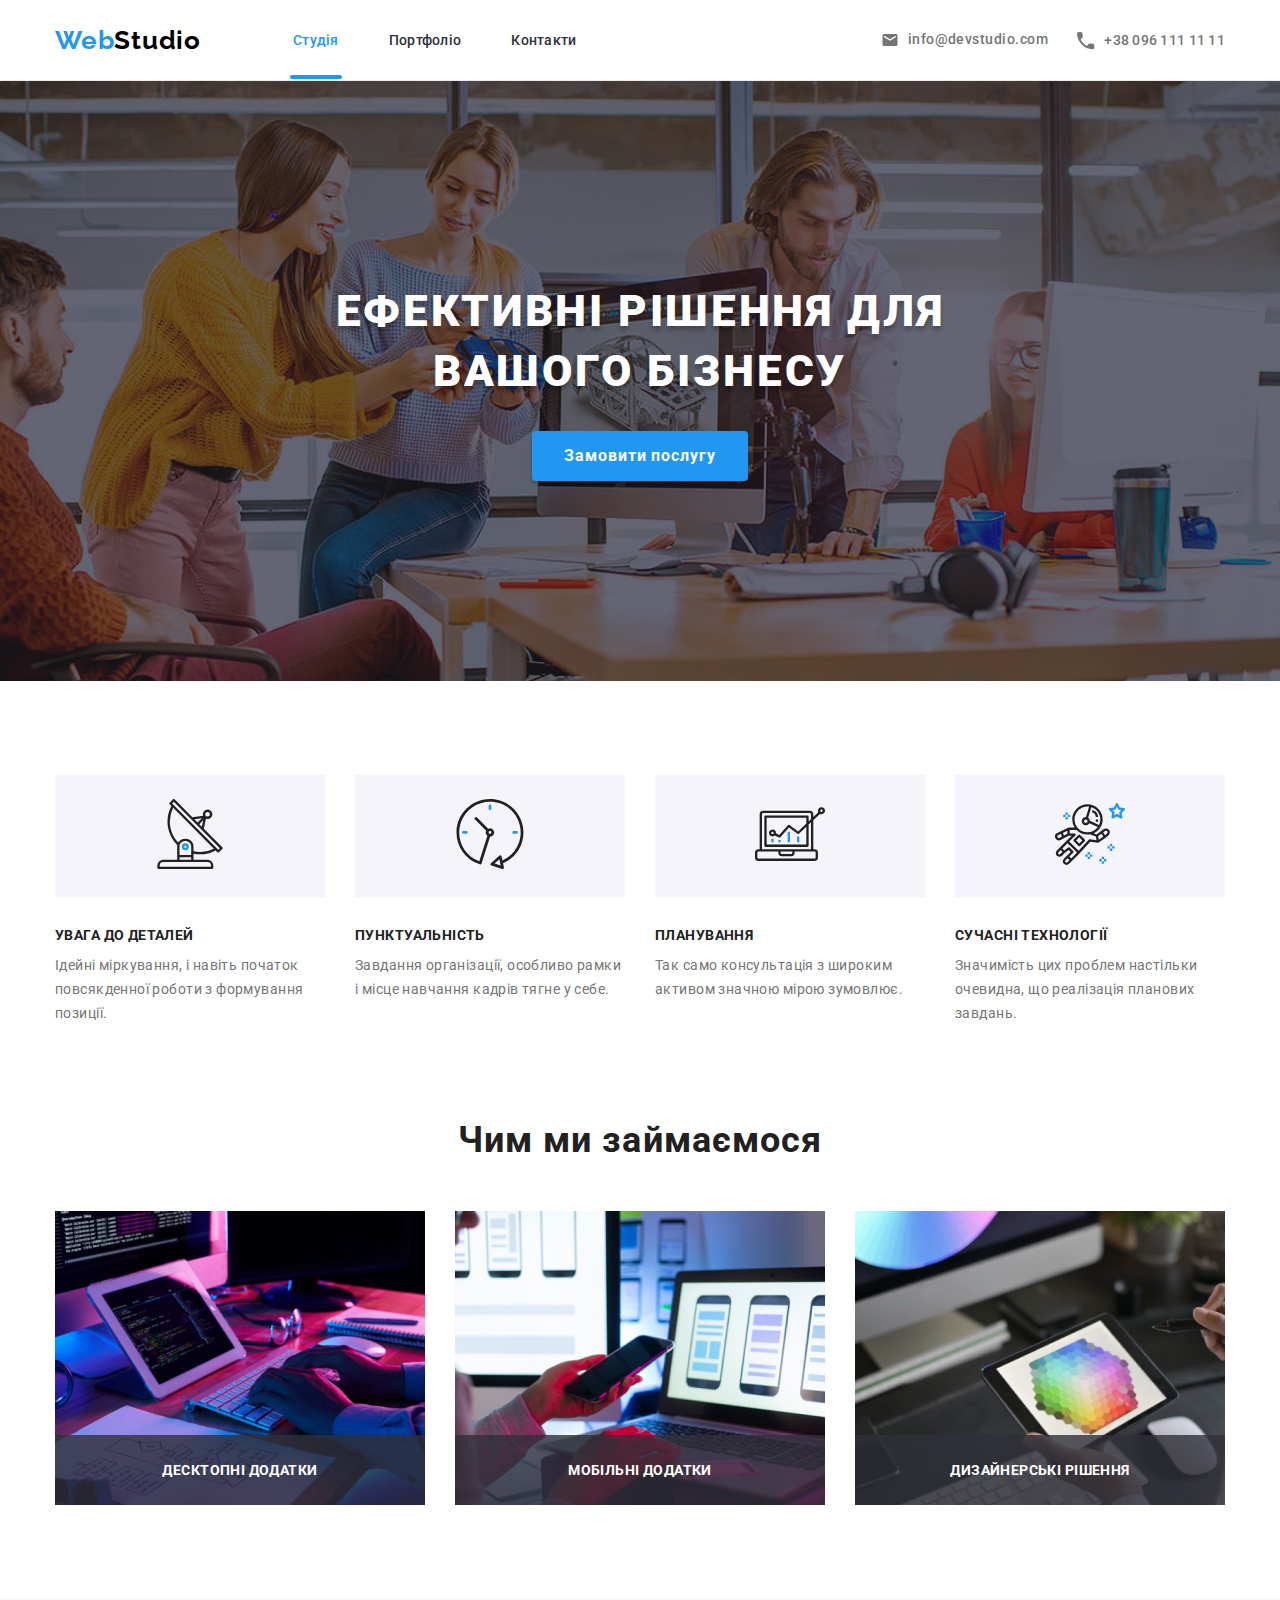
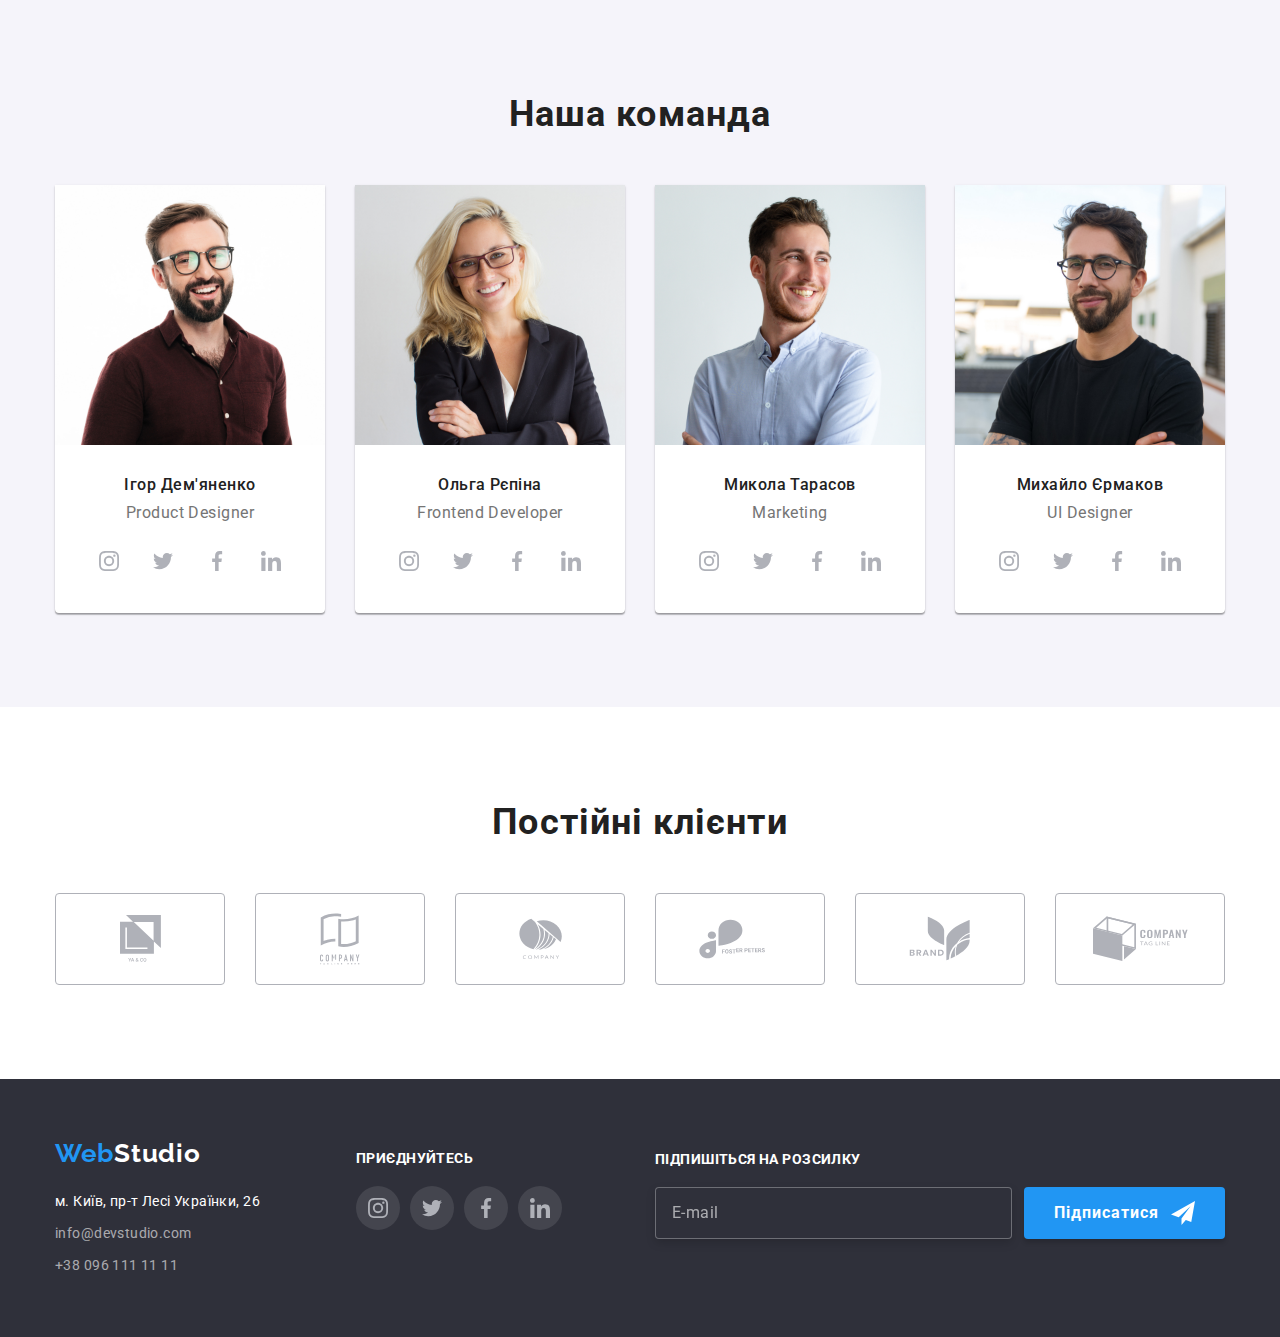
<file: index.html>
<!DOCTYPE html>
<html lang="en">
<head>
    <meta charset="UTF-8">
    <meta http-equiv="X-UA-Compatible" content="IE=edge">
    <meta name="viewport" content="width=device-width, initial-scale=1.0">
    <title>WebStudio | Studio</title>
    <link rel="preconnect" href="https://fonts.googleapis.com" />
    <link rel="preconnect" href="https://fonts.gstatic.com" crossorigin />
    <link href="https://fonts.googleapis.com/css2?family=Raleway:wght@700&family=Roboto:wght@400;500;700;900&display=swap"
    rel="stylesheet" />
    <link rel="icon" href="./img/logo.jpg">

    <link rel="stylesheet" href="css/main.css">
</head>
<body>
    
    <!-- Header -->
    <header class="header">
        <div class="container header__container">
            <div class="header__first-wrapper">
                <a class="header__logo link--interactive" href="index.html">
                    <span class="header__logo--accent">Web</span><span =->Studio</span>
                </a>
                <nav class="navigation">
                    <ul class="navigation__list">
                        <li class="navigation__item">
                            <a class="navigation__link navigation__link--active" href="index.html" >Студія</a>
                        </li>
                        <li class="navigation__item">
                            <a class="navigation__link" href="portfolio.html" >Портфоліо</a>
                        </li>
                        <li class="navigation__item">
                            <a class="navigation__link" href="#" >Контакти</a>
                        </li>
                    </ul>
                </nav>
            </div>
            
            <div class="contacts">
                <ul class="contacts__list">
                    <li class="contacts__item">
                        <a class="contacts__info link--interactive" href="mailto:info@devstudio.com">
                            <svg class="contacts__icon" width="16" height="12">
                              <use href="img/SVG/symbol-defs.svg#icon-modal-mail"></use>
                            </svg>info@devstudio.com</a>
                    </li>
                    <li class="contacts__item">
                        <a class="contacts__info contacts__info--phone link--interactive" href="tel:+380961111111" ><svg class="contacts__icon" width="16" height="16">
                            <use href="img/SVG/symbol-defs.svg#icon-modal-tell"></use>
                          </svg>+38 096 111 11 11</a>
                    </li>
                </ul>
            </div>

            <button 
                 class="menu js-open-menu" 
                 type="button" 
                 aria-expanded="false" 
                 aria-controls="menu-container"
                 data-menu-button>
                    <svg class="menu__svg" width="40" height="40" aria-label="Переключатель мобильного меню">
                        <use class="menu__icon-menu" href="./img/SVG/icons.svg#menu"></use>
                    </svg>   
            </button>
        </div>
    </header>

    <!-- Data -->
    <main class="main">

        <!-- Hero Section -->
        <section class="hero">
                <div class="hero__container">
                    <h1 class="hero__heading">ЕФЕКТИВНІ РІШЕННЯ ДЛЯ <br> ВАШОГО БІЗНЕСУ</h1>
                    <button class="hero__button button--interactive js-open-modal">Замовити послугу</button>
                </div>
        </section>

        <!-- Advantages Section -->
        <section class="advantages">
            <div class="container advantages__container">
                <div class="advantages__items">
                    <div class="advantages__item">
                        <div class="advantages__icon-container">
                        <svg class="advantages__icon" width="70" height="70">
                            <use href="img/SVG/symbol-defs.svg#icon-antenna"></use>
                        </svg></div>
                        <div class="advantages__desc">
                            <h3 class="advantages__header">УВАГА ДО ДЕТАЛЕЙ</h3>
                            <p class="advantages__text">Ідейні міркування, і навіть початок повсякденної роботи з формування позиції.</p>
                        </div>
                    </div>
                    <div class="advantages__item">
                        <div class="advantages__icon-container">
                        <svg class="advantages__icon" width="70" height="70">
                            <use href="img/SVG/symbol-defs.svg#icon-clock"></use>
                        </svg></div>
                        <div class="advantages__desc">
                            <h3 class="advantages__header">ПУНКТУАЛЬНІСТЬ</h3>
                            <p class="advantages__text">Завдання організації, особливо рамки і місце навчання кадрів тягне у себе.</p>
                        </div>
                    </div>
                    <div class="advantages__item">
                        <div class="advantages__icon-container">
                        <svg class="advantages__icon" width="70" height="70">
                            <use href="img/SVG/symbol-defs.svg#icon-diagram"></use>
                        </svg></div>
                        <div class="advantages__desc">
                            <h3 class="advantages__header">ПЛАНУВАННЯ</h3>
                            <p class="advantages__text">Так само консультація з широким активом значною мірою зумовлює.</p>
                        </div>
                    </div>
                    <div class="advantages__item">
                        <div class="advantages__icon-container">
                        <svg class="advantages__icon" width="70" height="70">
                            <use href="img/SVG/symbol-defs.svg#icon-astronaut"></use>
                        </svg></div>
                        <div class="advantages__desc">
                            <h3 class="advantages__header">СУЧАСНІ ТЕХНОЛОГІЇ</h3>
                            <p class="advantages__text">Значимість цих проблем настільки очевидна, що реалізація планових завдань.</p>
                        </div>
                    </div>
                </div>
            </div>
        </section>

        <!-- Our Work Section -->
        <section class="specialize">
            <div class="container specialize__container">
                <h2 class="specialize__heading">Чим ми займаємося</h2>
                <div class="specialize__photos">
                    <div class="specialize__photo-container">
                        <img src="./img/Studio/img.jpg" alt="Photo1">
                        <div class="specialize__label-container">
                            <p class="specialize__label">Десктопні додатки</p>
                        </div>
                    </div>
                    <div class="specialize__photo-container">
                        <img src="./img/Studio/img (1).jpg" alt="Photo2">
                        <div class="specialize__label-container">
                            <p class="specialize__label">Мобільні додатки</p>
                        </div>
                    </div>
                    <div class="specialize__photo-container">
                       <img src="./img/Studio/img (2).jpg" alt="Photo3"> 
                       <div class="specialize__label-container">
                        <p class="specialize__label">Дизайнерські рішення</p>
                    </div>
                    </div>
                    
                </div>
            </div>
        </section>

        <!-- Our Team Section -->
        <section class="team">
            <div class="container team__container">
                <h2 class="team__heading">Наша команда</h2>
                <div class="team__cards">
                    <div class="team__card">
                        <img class="team__card-photo" src="./img/Team/img (3).jpg" alt="Member Photo">
                        <div class="team__desc">
                            <h3 class="team__card-name">Ігор Дем'яненко</h3>
                            <p class="team__position">Product Designer</p>
                        </div>
                        <div class="team__links">
                            <a class="team__link" href="https://www.instagram.com/" target="_blank" rel="noreferrer noopener">
                                <svg class="team__icon" width="20" height="20">
                                    <use href="img/SVG/symbol-defs.svg#icon-instagram"></use>
                                </svg>
                            </a>
                            <a class="team__link" href="https://www.instagram.com/" target="_blank" rel="noreferrer noopener">
                                <svg class="team__icon" width="20" height="20">
                                    <use href="img/SVG/symbol-defs.svg#icon-twitter"></use>
                                </svg>
                            </a>
                            <a class="team__link" href="https://www.instagram.com/" target="_blank" rel="noreferrer noopener">
                                <svg class="team__icon" width="20" height="20">
                                    <use href="img/SVG/symbol-defs.svg#icon-facebook"></use>
                                </svg>
                            </a>
                            <a class="team__link" href="https://www.instagram.com/" target="_blank" rel="noreferrer noopener">
                                <svg class="team__icon" width="20" height="20">
                                    <use href="img/SVG/symbol-defs.svg#icon-linkedin"></use>
                                </svg>
                            </a>
                        </div>
                    </div>
                    <div class="team__card">
                        <img class="team__card-photo" src="./img/Team/img (4).jpg" alt="Member Photo">
                        <div class="team__desc">
                            <h3 class="team__card-name">Ольга Рєпіна</h3>
                            <p class="team__position">Frontend Developer</p>
                        </div>
                        <div class="team__links">
                            <a class="team__link" href="https://www.instagram.com/" target="_blank" rel="noreferrer noopener">
                                <svg class="team__icon" width="20" height="20">
                                    <use href="img/SVG/symbol-defs.svg#icon-instagram"></use>
                                </svg>
                            </a>
                            <a class="team__link" href="https://www.instagram.com/" target="_blank" rel="noreferrer noopener">
                                <svg class="team__icon" width="20" height="20">
                                    <use href="img/SVG/symbol-defs.svg#icon-twitter"></use>
                                </svg>
                            </a>
                            <a class="team__link" href="https://www.instagram.com/" target="_blank" rel="noreferrer noopener">
                                <svg class="team__icon" width="20" height="20">
                                    <use href="img/SVG/symbol-defs.svg#icon-facebook"></use>
                                </svg>
                            </a>
                            <a class="team__link" href="https://www.instagram.com/" target="_blank" rel="noreferrer noopener">
                                <svg class="team__icon" width="20" height="20">
                                    <use href="img/SVG/symbol-defs.svg#icon-linkedin"></use>
                                </svg>
                            </a>
                        </div>
                    </div>
                    <div class="team__card">
                        <img class="team__card-photo" src="./img/Team/img (5).jpg" alt="Member Photo">
                        <div class="team__desc">
                            <h3 class="team__card-name">Микола Тарасов</h3>
                            <p class="team__position">Marketing</p>
                        </div>
                        <div class="team__links">
                            <a class="team__link" href="https://www.instagram.com/" target="_blank" rel="noreferrer noopener">
                                <svg class="team__icon" width="20" height="20">
                                    <use href="img/SVG/symbol-defs.svg#icon-instagram"></use>
                                </svg>
                            </a>
                            <a class="team__link" href="https://www.instagram.com/" target="_blank" rel="noreferrer noopener">
                                <svg class="team__icon" width="20" height="20">
                                    <use href="img/SVG/symbol-defs.svg#icon-twitter"></use>
                                </svg>
                            </a>
                            <a class="team__link" href="https://www.instagram.com/" target="_blank" rel="noreferrer noopener">
                                <svg class="team__icon" width="20" height="20">
                                    <use href="img/SVG/symbol-defs.svg#icon-facebook"></use>
                                </svg>
                            </a>
                            <a class="team__link" href="https://www.instagram.com/" target="_blank" rel="noreferrer noopener">
                                <svg class="team__icon" width="20" height="20">
                                    <use href="img/SVG/symbol-defs.svg#icon-linkedin"></use>
                                </svg>
                            </a>
                        </div>
                    </div>
                    <div class="team__card">
                        <img class="team__card-photo" src="./img/Team/img (6).jpg" alt="Member Photo">
                        <div class="team__desc">
                            <h3 class="team__card-name">Михайло Єрмаков</h3>
                            <p class="team__position">UI Designer</p>
                        </div>
                        <div class="team__links">
                            <a class="team__link" href="https://www.instagram.com/" target="_blank" rel="noreferrer noopener">
                                <svg class="team__icon" width="20" height="20">
                                    <use href="img/SVG/symbol-defs.svg#icon-instagram"></use>
                                </svg>
                            </a>
                            <a class="team__link" href="https://www.instagram.com/" target="_blank" rel="noreferrer noopener">
                                <svg class="team__icon" width="20" height="20">
                                    <use href="img/SVG/symbol-defs.svg#icon-twitter"></use>
                                </svg>
                            </a>
                            <a class="team__link" href="https://www.instagram.com/" target="_blank" rel="noreferrer noopener">
                                <svg class="team__icon" width="20" height="20">
                                    <use href="img/SVG/symbol-defs.svg#icon-facebook"></use>
                                </svg>
                            </a>
                            <a class="team__link" href="https://www.instagram.com/" target="_blank" rel="noreferrer noopener">
                                <svg class="team__icon" width="20" height="20">
                                    <use href="img/SVG/symbol-defs.svg#icon-linkedin"></use>
                                </svg>
                            </a>
                        </div>
                    </div>
                </div>
            </div>
        </section>

        <!-- Clients Section -->
        <section class="clients">
            <div class="container clients__container">
                <h2 class="clients__heading">
                    Постійні клієнти
                </h2>
                <div class="clients__wrapper">
                    <div class="clients__item">
                        <a class="clients__link" href="#">
                            <svg class="clients__icon" width="41" height="47">
                              <use href="img/SVG/symbol-defs.svg#icon-group"></use>
                            </svg>
                        </a>
                    </div>
                    <div class="clients__item">
                        <a class="clients__link" href="#">
                            <svg class="clients__icon" width="40" height="52">
                              <use href="img/SVG/symbol-defs.svg#icon-group-1"></use>
                            </svg>
                        </a>
                    </div>
                    <div class="clients__item">
                        <a class="clients__link" href="#">
                            <svg class="clients__icon" width="55" height="41 ">
                              <use href="img/SVG/symbol-defs.svg#icon-group-2"></use>
                            </svg>
                        </a>
                    </div>
                    <div class="clients__item">
                        <a class="clients__link" href="#">
                            <svg class="clients__icon" width="84" height="40">
                              <use href="img/SVG/symbol-defs.svg#icon-group-3"></use>
                            </svg>
                        </a>
                    </div>
                    <div class="clients__item">
                        <a class="clients__link" href="#">
                            <svg class="clients__icon" width="62" height="45">
                              <use href="img/SVG/symbol-defs.svg#icon-group-4"></use>
                            </svg>
                        </a>
                    </div>
                    <div class="clients__item">
                        <a class="clients__link" href="#">
                            <svg class="clients__icon" width="95" height="55">
                              <use href="img/SVG/symbol-defs.svg#icon-group-5"></use>
                            </svg>
                        </a>
                    </div>
                </div>
            </div>
        </section>
    </main>

    <!-- Footer -->
    <footer class="footer">
        <div class="container footer__container">
            <div class="main-box">
                
                <div class="data-box">
                    <a class="data-box__logo link--interactive" href="index.html">
                        <span class="data-box__logo--accent">Web</span><span class="footer__logo--secondary">Studio</span>
                    </a>
                    <div class="contatcs-box">
                        <p class="contatcs-box__address">м. Київ, пр-т Лесі Українки, 26</p>
                        <a class="contatcs-box__info link--interactive" href="mailto:info@devstudio.com" >info@devstudio.com</a>
                        <a class="contatcs-box__info link--interactive" href="tel:+380961111111" >+38 096 111 11 11</a>
                    </div>
                </div>
                
                <div class="social-box">
                    <h3 class="social-box__heading">приєднуйтесь</h3>
                    <div class="social-box__social-links-box">
                        <a class="social-box__link" href="https://www.instagram.com/" target="_blank" rel="noreferrer noopener">
                            <svg class="social-box__icon" width="20" height="20">
                                <use href="img/SVG/symbol-defs.svg#icon-instagram"></use>
                            </svg>
                        </a>
                        <a class="social-box__link" href="https://www.instagram.com/" target="_blank" rel="noreferrer noopener">
                            <svg class="social-box__icon" width="20" height="20">
                                <use href="img/SVG/symbol-defs.svg#icon-twitter"></use>
                            </svg>
                        </a>
                        <a class="social-box__link" href="https://www.instagram.com/" target="_blank" rel="noreferrer noopener">
                            <svg class="social-box__icon" width="20" height="20">
                                <use href="img/SVG/symbol-defs.svg#icon-facebook"></use>
                            </svg>
                        </a>
                        <a class="social-box__link" href="https://www.instagram.com/" target="_blank" rel="noreferrer noopener">
                            <svg class="social-box__icon" width="20" height="20">
                                <use href="img/SVG/symbol-defs.svg#icon-linkedin"></use>
                            </svg>
                        </a>
                    </div>
                </div>

            </div>

            <div class="newsletter">
                <div class="newsletter__heading">Підпишіться на розсилку</div>
                <div class="newsletter__input-container">
                    <input class="newsletter__input" type="email" name="mailing" placeholder="E-mail">
                    <button class="newsletter__button button--interactive">
                        Підписатися
                        <svg class="newsletter__icon" width="24" height="24">
                        <use href="./img/SVG/symbol-defs.svg#icon-telegram"></use>
                        </svg>
                    </button>
                </div>
            </div>
        </div>
    </footer>

    <!-- Mobile Menu -->
    <div class="menu-container js-menu-container" id="mobile-menu">
        <div class="menu-container__wrapper">
            
            <button class="menu menu-close-button js-close-menu">
                <svg class="menu__svg" width="40" height="40" aria-label="Переключатель мобильного меню">
                    <use class="menu__icon-menu" href="./img/SVG/icons.svg#cross"></use>
                </svg>   
            </button>

            <div class="menu-data-container">
                <ul class="mobile-menu">
                    <li class="mobile-menu-item">
                        <a class="mobile-menu-link mobile-menu-link--active" href="">Студія</a>
                    </li>
                    <li class="mobile-menu-item">
                        <a class="mobile-menu-link" href="portfolio.html">Портфоліо</a>
                    </li>
                    <li class="mobile-menu-item">
                        <a class="mobile-menu-link" href="">Контакти</a>
                    </li>
                </ul>

                <div class="mobile-container">
                    <ul class="mobile-contacts">
                        <li class="mobile-contacts-item mobile-contacts-item--phone">
                            <a class="mobile-contacts-link-phone" href="tel:+380961111111">+380961111111</a>
                        </li>
                        <li class="mobile-contacts-item">
                            <a class="mobile-contacts-link" href="mailto:info@devstudio.com">info@devstudio.com</a>
                        </li>
                    </ul>
                
                    <ul class="mobile-socials">
                        <li class="mobile-socials-item">
                            <a class="mobile-socials-link" href="">Instagram</a>
                        </li>
                        <li class="mobile-socials-item">
                            <a class="mobile-socials-link" href="">Twitter</a>
                        </li>
                        <li class="mobile-socials-item">
                            <a class="mobile-socials-link" href="">Facebook</a>
                        </li>
                        <li class="mobile-socials-item">
                            <a class="mobile-socials-link" href="">LinkedIn</a>
                        </li>
                    </ul>
                </div>
            </div>
            
        </div>
    </div>

    <!-- Modal Window -->
    <div class="modal-window js-modal-window">
        <div class="modal">
            <button class="modal-close-button js-close-modal">
                <svg class="modal__svg" width="35" height="33" aria-label="Переключатель модального окна">
                    <use class="modal__icon-menu" href="./img/SVG/icons.svg#cross"></use>
                </svg>   
            </button>

            <div class="client">
                <form class="client__form" name="client-form">
                    <h2 class="client__title">Залиште свої дані, ми вам передзвонимо</h2>
                    <div class="client__inputs">
                        <label class="client__label" for="name">
                            <span class="client__name">Ім'я</span>
                            <div class="client__container">
                            <input class="client__input" type="text" name="user-name" id="name">
                            <svg class="client__icon" width="18" height="18">
                                <use href="./img/SVG/symbol-defs.svg#icon-modal-name"></use>
                            </svg>
                            </div>
                        </label>
                
                        <label class="client__label" for="phone">
                            <span class="client__name">Телефон</span>
                            <div class="client__container">
                            <input class="client__input" type="text" name="user-phone" id="phone">
                            <svg class="client__icon" width="18" height="18">
                                <use href="./img/SVG/symbol-defs.svg#icon-modal-tell"></use>
                            </svg>
                            </div>
                        </label>
                
                        <label class="client__label" for="email">
                            <span class="client__name">Пошта</span>
                            <div class="client__container">
                            <input class="client__input" type="text" name="user-email" id="email">
                            <svg class="client__icon" width="18" height="18">
                                <use href="./img/SVG/symbol-defs.svg#icon-modal-mail"></use>
                            </svg>
                            </div>
                        </label>
                
                        <label class="client__label" for="feedback">
                            <span class="client__name">Коментар</span>
                            
                            <textarea class="client__feedback" name="user-feedback" id="feedback" rows="10"
                                placeholder="Введіть текст"></textarea>
                            
                        </label>
                    </div>
                    <div class="agreement__container">
                        <label class="agreement" for="user-agreement">
                            <input class="checkbox hidden" type="checkbox" value="accept-policy" name="user-agreement" id="user-agreement">
                            <svg class="checkbox__icons" width="16" height="15">
                                <use class="checkbox__uncheck" href="./img/SVG/symbol-defs.svg#checkbox"></use>
                                <use class="checkbox__check" href="./img/SVG/symbol-defs.svg#icon-checkmark"></use>
                            </svg>
                            <span class="agreement__title">Погоджуюся з розсилкою та приймаю
                            <a class="agreement__link" href="">Умови договору</a>
                            </span>
                        </label>
                        <button class="agreement__btn" type="submit">Відправити</button>
                    </div>
                </form>
            </div>
        </div>
    </div>

    <script src="./js/menu.js"></script>
    <script src="./js/modal.js"></script>
   
</body>
</html>
</file>
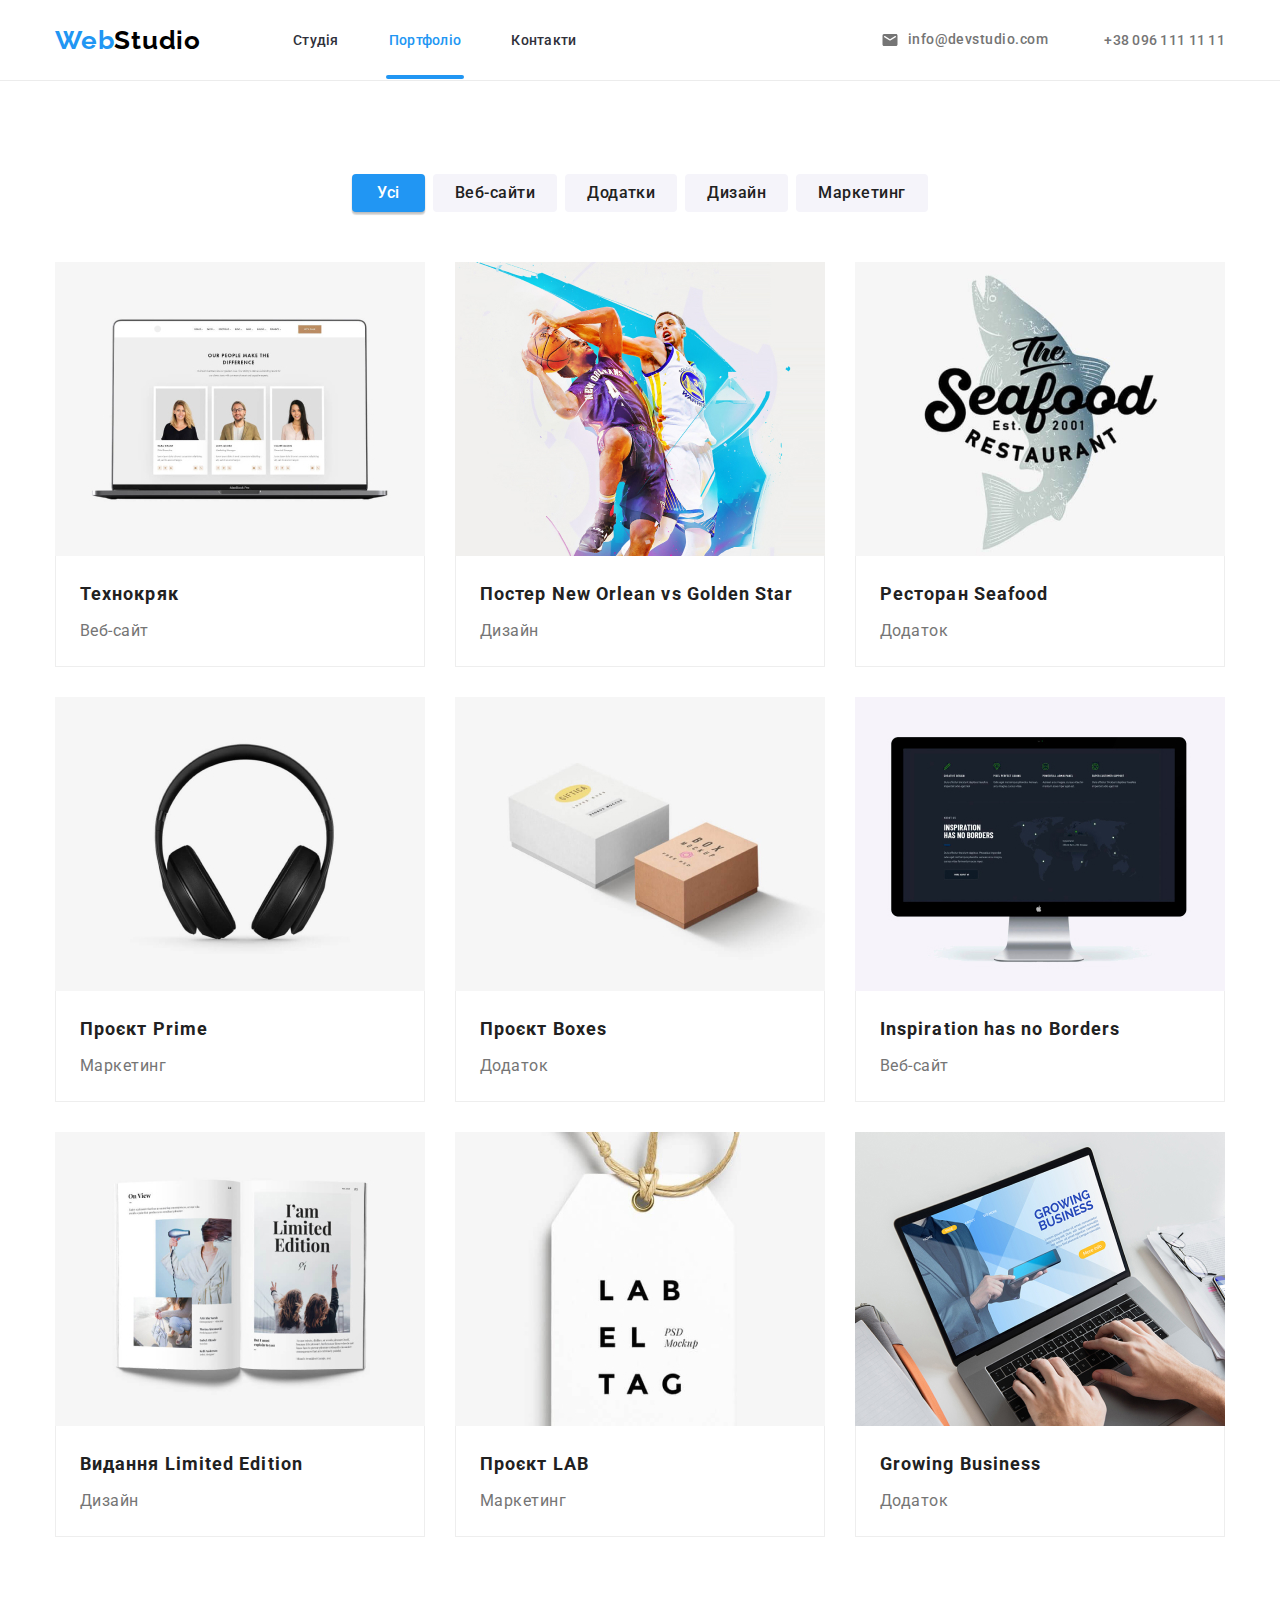
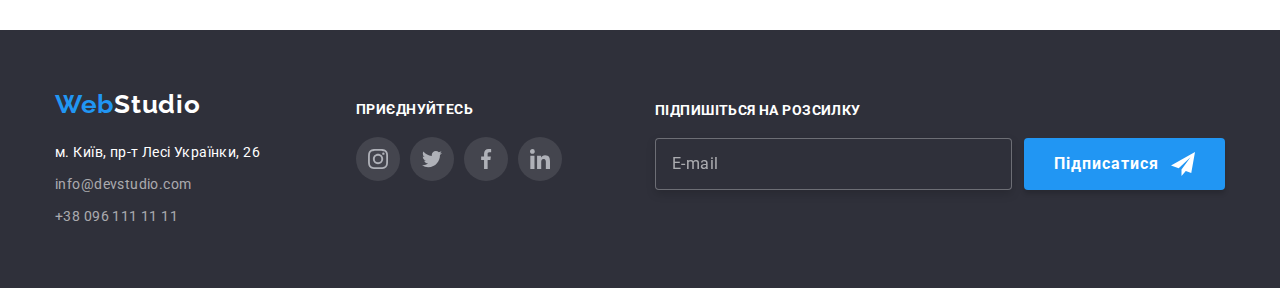
<file: portfolio.html>
<!DOCTYPE html>
<html lang="en">
<head>
    <meta charset="UTF-8">
    <meta http-equiv="X-UA-Compatible" content="IE=edge">
    <meta name="viewport" content="width=device-width, initial-scale=1.0">
    <title>WebStudio | Portfolio</title>
    <link rel="preconnect" href="https://fonts.googleapis.com" />
    <link rel="preconnect" href="https://fonts.gstatic.com" crossorigin />
    <link href="https://fonts.googleapis.com/css2?family=Raleway:wght@700&family=Roboto:wght@400;500;700;900&display=swap"
    rel="stylesheet" />
    <link rel="icon" href="./img/logo.jpg">

    <link rel="stylesheet" href="css/main.min.css">
</head>
<body>

    <!-- Header -->
    <header class="header">
        <div class="container header__container">
            <div class="header__first-wrapper">
                <a class="header__logo link--interactive" href="index.html">
                    <span class="header__logo--accent">Web</span><span =->Studio</span>
                </a>
                <nav class="navigation">
                    <ul class="navigation__list">
                        <li class="navigation__item">
                            <a class="navigation__link" href="index.html" >Студія</a>
                        </li>
                        <li class="navigation__item">
                            <a class="navigation__link navigation__link--active" href="portfolio.html" >Портфоліо</a>
                        </li>
                        <li class="navigation__item">
                            <a class="navigation__link" href="#" >Контакти</a>
                        </li>
                    </ul>
                </nav>
            </div>
            
            <div class="contacts">
                <ul class="contacts__list">
                    <li class="contacts__item">
                        <a class="contacts__info link--interactive" href="mailto:info@devstudio.com">
                            <svg class="contacts__icon" width="16" height="12">
                              <use href="img/SVG/symbol-defs.svg#icon-modal-mail"></use>
                            </svg>info@devstudio.com</a>
                    </li>
                    <li class="contacts__item">
                        <a class="contacts__info contacts__info--phone link--interactive" href="tel:+380961111111" ><svg class="contacts__icon" width="16" height="16">
                            <use href="img/SVG/symbol-defs.svg#modal-icon-tell"></use>
                          </svg>+38 096 111 11 11</a>
                    </li>
                </ul>
            </div>

            <button 
                 class="menu js-open-menu" 
                 type="button" 
                 aria-expanded="false" 
                 aria-controls="menu-container"
                 data-menu-button>
                    <svg class="menu__svg" width="40" height="40" aria-label="Переключатель мобильного меню">
                        <use class="menu__icon-menu" href="./img/SVG/icons.svg#menu"></use>
                    </svg>   
            </button>
        </div>
    </header>

    <!-- Main -->
    <main class="main">

        <!-- Portfolio Section -->
        <section class="portfolio">
            <div class="container portfolio__container">
                <div class="filters filters-wrapper">
                    <button class="filters__button filters__button-active button--interactive">Усі</button>
                    <button class="filters__button button--interactive">Веб-сайти</button>
                    <button class="filters__button button--interactive">Додатки</button>
                    <button class="filters__button button--interactive">Дизайн</button>
                    <button class="filters__button button--interactive">Маркетинг</button>
                </div>
                <div class="portfolio__projects">

                    <div class="project">
                        <div class="project__img-wrapper">Ресурс пропонує комплексні пропозиції з різним рівнем функціоналу та сервісів. Все це дозволить відвідувачу отримати вичерпні відомості про компанію чи приватну особу.</div>
                        <img class="project__img" src="./img/Portfolio/img (7).jpg" alt="Project Photo" >
                        <div class="project__title">
                            <h3 class="project__heading">Технокряк</h3>
                            <p class="project__type">Веб-сайт</p>
                        </div>
                    </div>

                    <div class="project">
                        <div class="project__img-wrapper">Ресурс пропонує комплексні пропозиції з різним рівнем функціоналу та сервісів. Все це дозволить відвідувачу отримати вичерпні відомості про компанію чи приватну особу.</div>
                        <img class="project__img" src="./img/Portfolio/img (8).jpg" alt="Project Photo" >
                        <div class="project__title">
                            <h3 class="project__heading">Постер New Orlean vs Golden Star</h3>
                            <p class="project__type">Дизайн</p>
                        </div>
                    </div>

                    <div class="project">
                        <div class="project__img-wrapper">Ресурс пропонує комплексні пропозиції з різним рівнем функціоналу та сервісів. Все це дозволить відвідувачу отримати вичерпні відомості про компанію чи приватну особу.</div>
                        <img class="project__img" src="./img/Portfolio/img (9).jpg" alt="Project Photo" >
                        <div class="project__title">
                            <h3 class="project__heading">Ресторан Seafood</h3>
                            <p class="project__type">Додаток</p>
                        </div>
                    </div>

                    <div class="project">
                        <div class="project__img-wrapper">Ресурс пропонує комплексні пропозиції з різним рівнем функціоналу та сервісів. Все це дозволить відвідувачу отримати вичерпні відомості про компанію чи приватну особу.</div>
                        <img class="project__img" src="./img/Portfolio/img (10).jpg" alt="Project Photo" >
                        <div class="project__title">
                            <h3 class="project__heading">Проєкт Prime</h3>
                            <p class="project__type">Маркетинг</p>
                        </div>
                    </div>

                    <div class="project">
                        <div class="project__img-wrapper">Ресурс пропонує комплексні пропозиції з різним рівнем функціоналу та сервісів. Все це дозволить відвідувачу отримати вичерпні відомості про компанію чи приватну особу.</div>
                        <img class="project__img" src="./img/Portfolio/img (11).jpg" alt="Project Photo" >
                        <div class="project__title">
                            <h3 class="project__heading">Проєкт Boxes</h3>
                            <p class="project__type">Додаток</p>
                        </div>
                    </div>

                    <div class="project">
                        <div class="project__img-wrapper">Ресурс пропонує комплексні пропозиції з різним рівнем функціоналу та сервісів. Все це дозволить відвідувачу отримати вичерпні відомості про компанію чи приватну особу.</div>
                        <img class="project__img" src="./img/Portfolio/img (12).jpg" alt="Project Photo" >
                        <div class="project__title">
                            <h3 class="project__heading">Inspiration has no Borders</h3>
                            <p class="project__type">Веб-сайт</p>
                        </div>
                    </div>

                    <div class="project">
                        <div class="project__img-wrapper">Ресурс пропонує комплексні пропозиції з різним рівнем функціоналу та сервісів. Все це дозволить відвідувачу отримати вичерпні відомості про компанію чи приватну особу.</div>
                        <img class="project__img" src="./img/Portfolio/img (13).jpg" alt="Project Photo" >
                        <div class="project__title">
                            <h3 class="project__heading">Видання Limited Edition</h3>
                            <p class="project__type">Дизайн</p>
                        </div>
                    </div>

                    <div class="project">
                        <div class="project__img-wrapper">Ресурс пропонує комплексні пропозиції з різним рівнем функціоналу та сервісів. Все це дозволить відвідувачу отримати вичерпні відомості про компанію чи приватну особу.</div>
                        <img class="project__img" src="./img/Portfolio/img (14).jpg" alt="Project Photo" >
                        <div class="project__title">
                            <h3 class="project__heading">Проєкт LAB</h3>
                            <p class="project__type">Маркетинг</p>
                        </div>
                    </div>

                    <div class="project">
                        <div class="project__img-wrapper">Ресурс пропонує комплексні пропозиції з різним рівнем функціоналу та сервісів. Все це дозволить відвідувачу отримати вичерпні відомості про компанію чи приватну особу.</div>
                        <img class="project__img" src="./img/Portfolio/img (15).jpg" alt="Project Photo" >
                        <div class="project__title">
                            <h3 class="project__heading">Growing Business</h3>
                            <p class="project__type">Додаток</p>
                        </div>
                    </div>
                    
                </div>
            </div>
        </section>
    </main>

    <!-- Footer -->
    <footer class="footer">
        <div class="container footer__container">
            <div class="main-box">
                
                <div class="data-box">
                    <a class="data-box__logo link--interactive" href="index.html">
                        <span class="data-box__logo--accent">Web</span><span class="footer__logo--secondary">Studio</span>
                    </a>
                    <div class="contatcs-box">
                        <p class="contatcs-box__address">м. Київ, пр-т Лесі Українки, 26</p>
                        <a class="contatcs-box__info link--interactive" href="mailto:info@devstudio.com" >info@devstudio.com</a>
                        <a class="contatcs-box__info link--interactive" href="tel:+380961111111" >+38 096 111 11 11</a>
                    </div>
                </div>
                
                <div class="social-box">
                    <h3 class="social-box__heading">приєднуйтесь</h3>
                    <div class="social-box__social-links-box">
                        <a class="social-box__link" href="https://www.instagram.com/" target="_blank" rel="noreferrer noopener">
                            <svg class="social-box__icon" width="20" height="20">
                                <use href="img/SVG/symbol-defs.svg#icon-instagram"></use>
                            </svg>
                        </a>
                        <a class="social-box__link" href="https://www.instagram.com/" target="_blank" rel="noreferrer noopener">
                            <svg class="social-box__icon" width="20" height="20">
                                <use href="img/SVG/symbol-defs.svg#icon-twitter"></use>
                            </svg>
                        </a>
                        <a class="social-box__link" href="https://www.instagram.com/" target="_blank" rel="noreferrer noopener">
                            <svg class="social-box__icon" width="20" height="20">
                                <use href="img/SVG/symbol-defs.svg#icon-facebook"></use>
                            </svg>
                        </a>
                        <a class="social-box__link" href="https://www.instagram.com/" target="_blank" rel="noreferrer noopener">
                            <svg class="social-box__icon" width="20" height="20">
                                <use href="img/SVG/symbol-defs.svg#icon-linkedin"></use>
                            </svg>
                        </a>
                    </div>
                </div>

            </div>

            <div class="newsletter">
                <div class="newsletter__heading">Підпишіться на розсилку</div>
                <div class="newsletter__input-container">
                    <input class="newsletter__input" type="email" name="mailing" placeholder="E-mail">
                    <button class="newsletter__button button--interactive">
                        Підписатися
                        <svg class="newsletter__icon" width="24" height="24">
                        <use href="./img/SVG/symbol-defs.svg#icon-telegram"></use>
                        </svg>
                    </button>
                </div>
            </div>
        </div>
    </footer>

    <!-- Mobile Menu -->
    <div class="menu-container js-menu-container" id="mobile-menu">
        <div class="menu-container__wrapper">
            
            <button class="menu menu-close-button js-close-menu">
                <svg class="menu__svg" width="40" height="40" aria-label="Переключатель мобильного меню">
                    <use class="menu__icon-menu" href="./img/SVG/icons.svg#cross"></use>
                </svg>   
            </button>

            <div class="menu-data-container">
                <ul class="mobile-menu">
                    <li class="mobile-menu-item">
                        <a class="mobile-menu-link" href="index.html">Студія</a>
                    </li>
                    <li class="mobile-menu-item">
                        <a class="mobile-menu-link mobile-menu-link--active" href="portfolio.html">Портфоліо</a>
                    </li>
                    <li class="mobile-menu-item">
                        <a class="mobile-menu-link" href="">Контакти</a>
                    </li>
                </ul>

                <div class="mobile-container">
                    <ul class="mobile-contacts">
                        <li class="mobile-contacts-item mobile-contacts-item--phone">
                            <a class="mobile-contacts-link-phone" href="tel:+380961111111">+380961111111</a>
                        </li>
                        <li class="mobile-contacts-item">
                            <a class="mobile-contacts-link" href="mailto:info@devstudio.com">info@devstudio.com</a>
                        </li>
                    </ul>
                
                    <ul class="mobile-socials">
                        <li class="mobile-socials-item">
                            <a class="mobile-socials-link" href="">Instagram</a>
                        </li>
                        <li class="mobile-socials-item">
                            <a class="mobile-socials-link" href="">Twitter</a>
                        </li>
                        <li class="mobile-socials-item">
                            <a class="mobile-socials-link" href="">Facebook</a>
                        </li>
                        <li class="mobile-socials-item">
                            <a class="mobile-socials-link" href="">LinkedIn</a>
                        </li>
                    </ul>
                </div>
            </div>
            
        </div>
    </div>

    <script src="./js/menu.js"></script>

</body>
</html>
</file>
<file: css/main.css>
/*! modern-normalize v1.1.0 | MIT License | https://github.com/sindresorhus/modern-normalize */
/*
Document
========
*/
/**
Use a better box model (opinionated).
*/
*,
::before,
::after {
  -webkit-box-sizing: border-box;
          box-sizing: border-box;
}

/**
1. Correct the line height in all browsers.
2. Prevent adjustments of font size after orientation changes in iOS.
3. Use a more readable tab size (opinionated).
*/
html {
  line-height: 1.15; /* 1 */
  -webkit-text-size-adjust: 100%; /* 2 */
  -moz-tab-size: 4; /* 3 */
  -o-tab-size: 4;
     tab-size: 4; /* 3 */
}

/*
Sections
========
*/
/**
1. Remove the margin in all browsers.
2. Improve consistency of default fonts in all browsers. (https://github.com/sindresorhus/modern-normalize/issues/3)
*/
body {
  margin: 0; /* 1 */
  font-family: system-ui, "Segoe UI", Roboto, Helvetica, Arial, sans-serif, "Apple Color Emoji", "Segoe UI Emoji"; /* 2 */
}

/*
Grouping content
================
*/
/**
1. Add the correct height in Firefox.
2. Correct the inheritance of border color in Firefox. (https://bugzilla.mozilla.org/show_bug.cgi?id=190655)
*/
hr {
  height: 0; /* 1 */
  color: inherit; /* 2 */
}

/*
Text-level semantics
====================
*/
/**
Add the correct text decoration in Chrome, Edge, and Safari.
*/
abbr[title] {
  -webkit-text-decoration: underline dotted;
          text-decoration: underline dotted;
}

/**
Add the correct font weight in Edge and Safari.
*/
b,
strong {
  font-weight: bolder;
}

/**
1. Improve consistency of default fonts in all browsers. (https://github.com/sindresorhus/modern-normalize/issues/3)
2. Correct the odd 'em' font sizing in all browsers.
*/
code,
kbd,
samp,
pre {
  font-family: ui-monospace, SFMono-Regular, Consolas, "Liberation Mono", Menlo, monospace; /* 1 */
  font-size: 1em; /* 2 */
}

/**
Add the correct font size in all browsers.
*/
small {
  font-size: 80%;
}

/**
Prevent 'sub' and 'sup' elements from affecting the line height in all browsers.
*/
sub,
sup {
  font-size: 75%;
  line-height: 0;
  position: relative;
  vertical-align: baseline;
}

sub {
  bottom: -0.25em;
}

sup {
  top: -0.5em;
}

/*
Tabular data
============
*/
/**
1. Remove text indentation from table contents in Chrome and Safari. (https://bugs.chromium.org/p/chromium/issues/detail?id=999088, https://bugs.webkit.org/show_bug.cgi?id=201297)
2. Correct table border color inheritance in Chrome and Safari. (https://bugs.chromium.org/p/chromium/issues/detail?id=935729, https://bugs.webkit.org/show_bug.cgi?id=195016)
*/
table {
  text-indent: 0; /* 1 */
  border-color: inherit; /* 2 */
}

/*
Forms
=====
*/
/**
1. Change the font styles in all browsers.
2. Remove the margin in Firefox and Safari.
*/
button,
input,
optgroup,
select,
textarea {
  font-family: inherit; /* 1 */
  font-size: 100%; /* 1 */
  line-height: 1.15; /* 1 */
  margin: 0; /* 2 */
}

/**
Remove the inheritance of text transform in Edge and Firefox.
*/
button,
select {
  text-transform: none;
}

/**
Correct the inability to style clickable types in iOS and Safari.
*/
button,
[type=button],
[type=reset],
[type=submit] {
  -webkit-appearance: button;
}

/**
Remove the inner border and padding in Firefox.
*/
::-moz-focus-inner {
  border-style: none;
  padding: 0;
}

/**
Restore the focus styles unset by the previous rule.
*/
:-moz-focusring {
  outline: 1px dotted ButtonText;
}

/**
Remove the additional ':invalid' styles in Firefox.
See: https://github.com/mozilla/gecko-dev/blob/2f9eacd9d3d995c937b4251a5557d95d494c9be1/layout/style/res/forms.css#L728-L737
*/
:-moz-ui-invalid {
  box-shadow: none;
}

/**
Remove the padding so developers are not caught out when they zero out 'fieldset' elements in all browsers.
*/
legend {
  padding: 0;
}

/**
Add the correct vertical alignment in Chrome and Firefox.
*/
progress {
  vertical-align: baseline;
}

/**
Correct the cursor style of increment and decrement buttons in Safari.
*/
::-webkit-inner-spin-button,
::-webkit-outer-spin-button {
  height: auto;
}

/**
1. Correct the odd appearance in Chrome and Safari.
2. Correct the outline style in Safari.
*/
[type=search] {
  -webkit-appearance: textfield; /* 1 */
  outline-offset: -2px; /* 2 */
}

/**
Remove the inner padding in Chrome and Safari on macOS.
*/
::-webkit-search-decoration {
  -webkit-appearance: none;
}

/**
1. Correct the inability to style clickable types in iOS and Safari.
2. Change font properties to 'inherit' in Safari.
*/
::-webkit-file-upload-button {
  -webkit-appearance: button; /* 1 */
  font: inherit; /* 2 */
}

/*
Interactive
===========
*/
/*
Add the correct display in Chrome and Safari.
*/
summary {
  display: list-item;
}

ul,
ol {
  padding: 0;
  margin: 0;
  list-style-type: none;
}

h1,
h2,
h3,
h4,
h5,
h6,
p,
li,
a {
  text-decoration: none;
  margin: 0;
}

img {
  display: block;
  -o-object-fit: cover;
     object-fit: cover;
  -o-object-position: center;
     object-position: center;
  max-width: 100%;
  height: auto;
  margin: 0;
}

textarea {
  font-family: "Roboto";
}

title--basic {
  font-weight: 700;
  font-size: 36px;
  line-height: 1.16;
}

body {
  background-color: #ffffff;
  color: #212121;
  font-family: roboto, sans-serif;
  letter-spacing: 0.03em;
  margin: 0;
}

.link--interactive {
  -webkit-transition: all 0.2s ease-in-out;
  transition: all 0.2s ease-in-out;
}
.link--interactive:focus, .link--interactive:hover {
  color: #2196f3;
}

.button--interactive {
  -webkit-transition: all 0.1s ease-in-out;
  transition: all 0.1s ease-in-out;
}
.button--interactive--active, .button--interactive:focus, .button--interactive:hover {
  scale: 1.02;
  background-color: #2196f3;
  color: #ffffff;
  -webkit-box-shadow: 0px 3px 1px rgba(0, 0, 0, 0.1), 0px 1px 2px rgba(0, 0, 0, 0.08), 0px 2px 2px rgba(0, 0, 0, 0.12);
          box-shadow: 0px 3px 1px rgba(0, 0, 0, 0.1), 0px 1px 2px rgba(0, 0, 0, 0.08), 0px 2px 2px rgba(0, 0, 0, 0.12);
}
.button--interactive:active {
  scale: 0.97;
}

.container {
  text-align: center;
  margin: 0 auto;
  padding: 0;
}
@media screen and (max-width: 479.98px) {
  .container {
    padding: 0 10px;
  }
}
@media screen and (min-width: 480px) {
  .container {
    max-width: 450px;
  }
}
@media screen and (min-width: 768px) {
  .container {
    max-width: 738px;
  }
}
@media screen and (min-width: 1230px) {
  .container {
    max-width: 1170px;
  }
}

.header {
  border-bottom: 1px solid #ECECEC;
}
.header__first-wrapper {
  display: -webkit-box;
  display: -ms-flexbox;
  display: flex;
  -webkit-box-align: center;
      -ms-flex-align: center;
          align-items: center;
}
@media screen and (min-width: 768px) {
  .header__first-wrapper {
    gap: 87px;
  }
}
@media screen and (min-width: 1230px) {
  .header__first-wrapper {
    gap: 92px;
  }
}
.header__container {
  height: 60px;
  margin: 0 auto;
  display: -webkit-box;
  display: -ms-flexbox;
  display: flex;
  -webkit-box-align: center;
      -ms-flex-align: center;
          align-items: center;
  -webkit-box-pack: justify;
      -ms-flex-pack: justify;
          justify-content: space-between;
  background-color: #ffffff;
}
@media screen and (min-width: 768px) {
  .header__container {
    height: 80px;
  }
}
.header__logo {
  font-family: "Raleway";
  font-weight: 700;
  font-size: 24px;
  line-height: 28px;
  letter-spacing: 0.03em;
  color: black;
}
.header__logo--accent {
  color: #2196f3;
}
@media screen and (min-width: 1230px) {
  .header__logo {
    font-size: 26px;
    line-height: 31px;
  }
}

.navigation__list {
  display: -webkit-box;
  display: -ms-flexbox;
  display: flex;
  max-width: -webkit-fill-available;
  max-width: -moz-available;
  max-width: fill-available;
}
.navigation__item {
  margin-right: 50px;
  list-style-type: none;
}
.navigation__link {
  position: relative;
  color: #2f303a;
  font-weight: 500;
  font-size: 14px;
  line-height: 1.14;
  letter-spacing: 0.02em;
  -webkit-transition: all 0.2s ease-in-out;
  transition: all 0.2s ease-in-out;
}
.navigation__link:hover, .navigation__link:focus {
  color: #2196f3;
}
.navigation__link.navigation__link--active {
  color: #2196f3;
}
.navigation__link.navigation__link--active::before {
  content: " ";
  position: absolute;
  width: calc(100% + 6px);
  height: 4px;
  bottom: -31px;
  left: -3px;
  background: #2196f3;
  border-radius: 2px;
}
@media screen and (max-width: 767.98px) {
  .navigation {
    display: none;
  }
}

.contacts__info {
  color: #757575;
  display: -webkit-box;
  display: -ms-flexbox;
  display: flex;
  -webkit-box-align: center;
      -ms-flex-align: center;
          align-items: center;
  font-weight: 500;
  font-size: 14px;
  line-height: 1.14;
}
.contacts__info:hover .contacts__icon {
  fill: #2196f3;
}
.contacts__info--phone {
  font-family: "Roboto";
  font-weight: 500;
  font-size: 14px;
  line-height: 16px;
  letter-spacing: 0.02em;
}
.contacts__icon {
  -webkit-transition: all 0.2s ease-in-out;
  transition: all 0.2s ease-in-out;
  fill: #757575;
  margin-right: 10px;
  margin-top: 1px;
  scale: 1.5;
}
@media screen and (max-width: 767.98px) {
  .contacts {
    display: none;
  }
}
@media screen and (max-width: 1229.98px) {
  .contacts__list {
    display: -webkit-box;
    display: -ms-flexbox;
    display: flex;
    -webkit-box-orient: vertical;
    -webkit-box-direction: normal;
        -ms-flex-direction: column;
            flex-direction: column;
    gap: 10px;
  }
}
@media screen and (min-width: 1230px) {
  .contacts__list {
    display: -webkit-box;
    display: -ms-flexbox;
    display: flex;
    gap: 30px;
  }
}

.menu {
  display: -webkit-inline-box;
  display: -ms-inline-flexbox;
  display: inline-flex;
  margin: 0;
  padding: 0;
  border: none;
  background-color: transparent;
}
@media screen and (min-width: 768px) {
  .menu {
    display: none;
  }
}
.menu__icon-menu {
  width: 50px;
}
.menu__icon-cross {
  display: none;
}
.menu.is-open .menu__icon-cross {
  display: block;
}
.menu.is-open .menu__icon-menu {
  display: none;
}
.menu__svg {
  padding: 4px 5px;
}

.hero {
  margin: 0 auto;
}
.hero__container {
  padding: 0 15px;
  text-align: center;
  height: 400px;
  display: -webkit-box;
  display: -ms-flexbox;
  display: flex;
  -webkit-box-align: center;
      -ms-flex-align: center;
          align-items: center;
  -webkit-box-pack: center;
      -ms-flex-pack: center;
          justify-content: center;
  gap: 30px;
  -webkit-box-orient: vertical;
  -webkit-box-direction: normal;
      -ms-flex-direction: column;
          flex-direction: column;
  background-image: -webkit-gradient(linear, left top, left bottom, from(rgba(47, 48, 58, 0.4)), to(rgba(47, 48, 58, 0.4))), url("./../img/Studio/Img17.jpg");
  background-image: linear-gradient(rgba(47, 48, 58, 0.4), rgba(47, 48, 58, 0.4)), url("./../img/Studio/Img17.jpg");
  background-repeat: no-repeat;
  background-position: center;
  background-size: cover;
}
@media screen and (min-width: 1230px) {
  .hero__container {
    height: 600px;
  }
}
.hero__heading {
  font-family: "Roboto";
  font-weight: 900;
  font-size: 26px;
  line-height: 42px;
  text-align: center;
  letter-spacing: 0.06em;
  color: #ffffff;
  text-shadow: 0px 4px 4px rgba(0, 0, 0, 0.25);
}
@media screen and (min-width: 1230px) {
  .hero__heading {
    font-size: 44px;
    line-height: 60px;
  }
}
.hero__button {
  background: #2196f3;
  -webkit-box-shadow: 0px 4px 4px rgba(0, 0, 0, 0.15);
          box-shadow: 0px 4px 4px rgba(0, 0, 0, 0.15);
  border-radius: 4px;
  font-family: Roboto;
  font-weight: 700;
  font-size: 16px;
  border: none;
  padding: 10px 24px;
  color: #ffffff;
  letter-spacing: 0.06em;
  line-height: 30px;
  cursor: pointer;
}
@media screen and (min-width: 1230px) {
  .hero__button {
    padding: 10px 32px;
  }
}

.advantages__container {
  margin: 60px auto;
}
@media screen and (min-width: 1230px) {
  .advantages__container {
    margin: 94px auto;
  }
}
.advantages__icon-container {
  background-color: #f5f4fa;
  text-align: center;
  padding: 24px 0;
}
.advantages__header {
  font-family: "Roboto";
  font-weight: 700;
  font-size: 14px;
  line-height: 16px;
  letter-spacing: 0.03em;
  text-transform: uppercase;
  color: #212121;
  padding: 30px 0 10px 0;
  text-align: left;
}
@media screen and (max-width: 767.98px) {
  .advantages__header {
    text-align: center;
  }
}
.advantages__text {
  text-align: left;
  font-family: "Roboto";
  font-weight: 400;
  font-size: 14px;
  line-height: 24px;
  letter-spacing: 0.03em;
  color: #757575;
}
@media screen and (max-width: 767px) {
  .advantages__item:not(:last-child) {
    margin-bottom: 30px;
  }
}
@media screen and (min-width: 768px) {
  .advantages__items {
    display: -webkit-box;
    display: -ms-flexbox;
    display: flex;
    -ms-flex-wrap: wrap;
        flex-wrap: wrap;
    gap: 30px;
  }
  .advantages__item {
    width: calc(50% - 15px);
  }
}
@media screen and (min-width: 1230px) {
  .advantages__items {
    display: -webkit-box;
    display: -ms-flexbox;
    display: flex;
    -ms-flex-wrap: wrap;
        flex-wrap: wrap;
    gap: 30px;
  }
  .advantages__item {
    width: 270px;
  }
}

@media screen and (max-width: 1229.98px) {
  .specialize {
    display: none;
  }
}
.specialize__container {
  margin: 0 auto;
  text-align: center;
  margin-bottom: 94px;
}
.specialize__heading {
  font-family: "Roboto";
  font-weight: 700;
  font-size: 36px;
  line-height: 42px;
  letter-spacing: 0.03em;
  color: #212121;
  padding-bottom: 50px;
}
.specialize__photos {
  display: -webkit-box;
  display: -ms-flexbox;
  display: flex;
  -webkit-box-pack: justify;
      -ms-flex-pack: justify;
          justify-content: space-between;
}
.specialize__photo-container {
  position: relative;
}
.specialize__label-container {
  position: absolute;
  bottom: 0;
  display: -webkit-box;
  display: -ms-flexbox;
  display: flex;
  -webkit-box-pack: center;
      -ms-flex-pack: center;
          justify-content: center;
  -webkit-box-align: center;
      -ms-flex-align: center;
          align-items: center;
  width: 100%;
  height: 70px;
  background-color: rgba(47, 48, 58, 0.8);
}
.specialize__label {
  font-family: "Roboto";
  font-weight: 700;
  font-size: 14px;
  line-height: 16px;
  letter-spacing: 0.03em;
  text-transform: uppercase;
  color: #ffffff;
}

.team {
  background-color: #f5f4fa;
}
.team__container {
  padding-top: 60px;
  padding-bottom: 60px;
}
@media screen and (min-width: 1230px) {
  .team__container {
    padding-top: 94px;
    padding-bottom: 94px;
  }
}
.team__heading {
  font-family: "Roboto";
  font-weight: 700;
  font-size: 28px;
  line-height: 33px;
  text-align: center;
  letter-spacing: 0.03em;
  color: #212121;
  padding-bottom: 30px;
}
@media screen and (min-width: 1230px) {
  .team__heading {
    font-size: 36px;
    line-height: 42px;
    letter-spacing: 0.03em;
    color: #212121;
    padding-bottom: 50px;
  }
}
@media screen and (max-width: 767.98px) {
  .team__card:not(:last-child) {
    margin-bottom: 30px;
  }
}
.team__card {
  background-color: #ffffff;
  -webkit-box-shadow: 0px 1px 3px rgba(0, 0, 0, 0.12), 0px 1px 1px rgba(0, 0, 0, 0.14), 0px 2px 1px rgba(0, 0, 0, 0.2);
          box-shadow: 0px 1px 3px rgba(0, 0, 0, 0.12), 0px 1px 1px rgba(0, 0, 0, 0.14), 0px 2px 1px rgba(0, 0, 0, 0.2);
  border-radius: 0px 0px 4px 4px;
  padding-bottom: 24px;
}
@media screen and (min-width: 1230px) {
  .team__card {
    padding-bottom: 30px;
  }
}
.team__card-photo {
  margin-bottom: 30px;
  height: 460px;
}
@media screen and (min-width: 768px) {
  .team__card-photo {
    height: 374px;
  }
}
@media screen and (min-width: 1230px) {
  .team__card-photo {
    height: 260px;
  }
}
.team__card-name {
  padding-bottom: 10px;
  font-family: "Roboto";
  font-weight: 500;
  font-size: 16px;
  line-height: 19px;
  letter-spacing: 0.03em;
  color: #212121;
}
.team__position {
  padding-bottom: 16px;
  font-family: "Roboto";
  font-weight: 400;
  font-size: 16px;
  letter-spacing: 0.03em;
  color: #757575;
}
.team__links {
  display: -webkit-box;
  display: -ms-flexbox;
  display: flex;
  -webkit-box-pack: center;
      -ms-flex-pack: center;
          justify-content: center;
  gap: 10px;
}
.team__link {
  background-color: #ffffff;
  border-radius: 50%;
  display: -webkit-box;
  display: -ms-flexbox;
  display: flex;
  -webkit-box-align: center;
      -ms-flex-align: center;
          align-items: center;
  -webkit-box-pack: center;
      -ms-flex-pack: center;
          justify-content: center;
  width: 44px;
  height: 44px;
  -webkit-transition: all 0.2s ease-in-out;
  transition: all 0.2s ease-in-out;
}
.team__link:hover, .team__link:focus {
  background-color: #2196f3;
}
.team__icon {
  fill: #AFB1B8;
  -webkit-transition: all 0.2s ease-in-out;
  transition: all 0.2s ease-in-out;
}
.team__link:hover .team__icon {
  fill: #ffffff;
}
.team__link:focus .team__icon {
  fill: #ffffff;
}
@media screen and (min-width: 768px) {
  .team__cards {
    display: -webkit-box;
    display: -ms-flexbox;
    display: flex;
    -ms-flex-wrap: wrap;
        flex-wrap: wrap;
    gap: 30px;
  }
  .team__card {
    width: calc(50% - 15px);
  }
}
@media screen and (min-width: 1230px) {
  .team__cards {
    display: -webkit-box;
    display: -ms-flexbox;
    display: flex;
    -ms-flex-wrap: wrap;
        flex-wrap: wrap;
    gap: 30px;
  }
  .team__card {
    width: 270px;
  }
}

.footer {
  background-color: #2f303a;
}
.footer__container {
  padding-top: 60px;
  padding-bottom: 60px;
  display: -webkit-box;
  display: -ms-flexbox;
  display: flex;
  -webkit-box-orient: vertical;
  -webkit-box-direction: normal;
      -ms-flex-direction: column;
          flex-direction: column;
  -webkit-box-align: center;
      -ms-flex-align: center;
          align-items: center;
  gap: 60px;
  -webkit-box-pack: justify;
      -ms-flex-pack: justify;
          justify-content: space-between;
}
@media screen and (min-width: 1230px) {
  .footer__container {
    -webkit-box-orient: horizontal;
    -webkit-box-direction: normal;
        -ms-flex-direction: row;
            flex-direction: row;
    text-align: left;
  }
}

.main-box {
  display: -webkit-box;
  display: -ms-flexbox;
  display: flex;
  gap: 45px;
  -webkit-box-orient: vertical;
  -webkit-box-direction: normal;
      -ms-flex-direction: column;
          flex-direction: column;
}
@media screen and (min-width: 768px) {
  .main-box {
    gap: 165px;
    -webkit-box-orient: horizontal;
    -webkit-box-direction: normal;
        -ms-flex-direction: row;
            flex-direction: row;
    -webkit-box-pack: center;
        -ms-flex-pack: center;
            justify-content: center;
  }
}
@media screen and (min-width: 1230px) {
  .main-box {
    gap: 70px;
  }
}

.data-box {
  display: -webkit-box;
  display: -ms-flexbox;
  display: flex;
  -webkit-box-orient: vertical;
  -webkit-box-direction: normal;
      -ms-flex-direction: column;
          flex-direction: column;
  gap: 20px;
}
.data-box__logo {
  font-family: Raleway;
  font-weight: 700;
  font-size: 26px;
  letter-spacing: 0.7px;
  color: #ffffff;
}
.data-box__logo--accent {
  color: #2196f3;
}
@media screen and (min-width: 768px) and (max-width: 1229.98px) {
  .data-box__logo {
    font-size: 24px;
    line-height: 28px;
  }
}

.contatcs-box {
  display: -webkit-box;
  display: -ms-flexbox;
  display: flex;
  -webkit-box-orient: vertical;
  -webkit-box-direction: normal;
      -ms-flex-direction: column;
          flex-direction: column;
  gap: 8px;
  width: 231px;
}
.contatcs-box__address {
  font-family: "Roboto";
  font-weight: 400;
  font-size: 14px;
  line-height: 24px;
  letter-spacing: 0.03em;
  color: #ffffff;
}
.contatcs-box__info {
  font-family: "Roboto";
  font-weight: 400;
  font-size: 14px;
  line-height: 24px;
  letter-spacing: 0.03em;
  color: rgba(255, 255, 255, 0.6);
}

.social-box {
  margin-top: 11px;
  display: -webkit-box;
  display: -ms-flexbox;
  display: flex;
  -webkit-box-orient: vertical;
  -webkit-box-direction: normal;
      -ms-flex-direction: column;
          flex-direction: column;
  gap: 20px;
}
.social-box__heading {
  font-family: "Roboto";
  font-weight: 700;
  font-size: 14px;
  line-height: 16px;
  letter-spacing: 0.03em;
  text-transform: uppercase;
  color: #ffffff;
}
.social-box__social-links-box {
  display: -webkit-box;
  display: -ms-flexbox;
  display: flex;
  -webkit-box-pack: center;
      -ms-flex-pack: center;
          justify-content: center;
  gap: 10px;
}
.social-box__link {
  background-color: rgba(255, 255, 255, 0.1);
  border-radius: 50%;
  display: -webkit-box;
  display: -ms-flexbox;
  display: flex;
  -webkit-box-align: center;
      -ms-flex-align: center;
          align-items: center;
  -webkit-box-pack: center;
      -ms-flex-pack: center;
          justify-content: center;
  width: 44px;
  height: 44px;
  -webkit-transition: all 0.2s ease-in-out;
  transition: all 0.2s ease-in-out;
}
.social-box__link:hover, .social-box__link:focus {
  background-color: #2196f3;
}
.social-box__icon {
  fill: #AFB1B8;
  -webkit-transition: all 0.2s ease-in-out;
  transition: all 0.2s ease-in-out;
}
.social-box__link:hover .social-box__icon {
  fill: #ffffff;
}
.social-box__link:focus .social-box__icon {
  fill: #ffffff;
}

.newsletter {
  display: -webkit-box;
  display: -ms-flexbox;
  display: flex;
  -webkit-box-orient: vertical;
  -webkit-box-direction: normal;
      -ms-flex-direction: column;
          flex-direction: column;
  gap: 20px;
  width: 100%;
}
@media screen and (min-width: 768px) {
  .newsletter {
    margin: auto 0;
    width: 570px;
  }
}
@media screen and (min-width: 1230px) {
  .newsletter {
    margin-top: 12px;
  }
}
.newsletter__heading {
  font-family: "Roboto";
  font-weight: 700;
  font-size: 14px;
  line-height: 16px;
  letter-spacing: 0.03em;
  text-transform: uppercase;
  color: #ffffff;
}
.newsletter__input-container {
  display: -webkit-box;
  display: -ms-flexbox;
  display: flex;
  gap: 20px;
  -webkit-box-orient: vertical;
  -webkit-box-direction: normal;
      -ms-flex-direction: column;
          flex-direction: column;
}
@media screen and (min-width: 1230px) {
  .newsletter__input-container {
    -webkit-box-orient: horizontal;
    -webkit-box-direction: normal;
        -ms-flex-direction: row;
            flex-direction: row;
    gap: 12px;
  }
}
.newsletter__input {
  background-color: #2f303a;
  border: 1px solid rgba(255, 255, 255, 0.3);
  -webkit-filter: drop-shadow(0px 4px 4px rgba(0, 0, 0, 0.15));
          filter: drop-shadow(0px 4px 4px rgba(0, 0, 0, 0.15));
  border-radius: 4px;
  -webkit-transition: all 0.2s ease-in-out;
  transition: all 0.2s ease-in-out;
  padding: 15px 16px 15px 16px;
  width: 100%;
  font-family: "Roboto";
  font-weight: 400;
  font-size: 16px;
  line-height: 20px;
  letter-spacing: 0.03em;
  color: rgba(255, 255, 255, 0.6);
}
.newsletter__input:focus {
  outline: none;
  border-color: #2196f3;
}
.newsletter__input::-webkit-input-placeholder {
  font-family: "Roboto";
  font-weight: 400;
  font-size: 16px;
  line-height: 20px;
  letter-spacing: 0.03em;
  color: rgba(255, 255, 255, 0.6);
}
.newsletter__input::-moz-placeholder {
  font-family: "Roboto";
  font-weight: 400;
  font-size: 16px;
  line-height: 20px;
  letter-spacing: 0.03em;
  color: rgba(255, 255, 255, 0.6);
}
.newsletter__input:-ms-input-placeholder {
  font-family: "Roboto";
  font-weight: 400;
  font-size: 16px;
  line-height: 20px;
  letter-spacing: 0.03em;
  color: rgba(255, 255, 255, 0.6);
}
.newsletter__input::-ms-input-placeholder {
  font-family: "Roboto";
  font-weight: 400;
  font-size: 16px;
  line-height: 20px;
  letter-spacing: 0.03em;
  color: rgba(255, 255, 255, 0.6);
}
.newsletter__input::placeholder {
  font-family: "Roboto";
  font-weight: 400;
  font-size: 16px;
  line-height: 20px;
  letter-spacing: 0.03em;
  color: rgba(255, 255, 255, 0.6);
}
.newsletter__button {
  display: -webkit-box;
  display: -ms-flexbox;
  display: flex;
  -webkit-box-align: center;
      -ms-flex-align: center;
          align-items: center;
  margin: 0 auto;
  padding: 10px 30px;
  background: #2196f3;
  -webkit-box-shadow: 0px 4px 4px rgba(0, 0, 0, 0.15);
          box-shadow: 0px 4px 4px rgba(0, 0, 0, 0.15);
  border-radius: 4px;
  border: none;
  font-family: "Roboto";
  font-weight: 700;
  font-size: 16px;
  line-height: 30px;
  letter-spacing: 0.06em;
  color: #ffffff;
}
.newsletter__icon {
  margin-left: 12px;
}
@media screen and (min-width: 768px) {
  .newsletter__input {
    width: 450px;
    margin: 0 auto;
  }
}

.clients__container {
  margin: 60px auto;
}
@media screen and (min-width: 1230px) {
  .clients__container {
    margin: 94px auto;
  }
}
.clients__heading {
  font-family: "Roboto";
  font-weight: 700;
  font-size: 28px;
  line-height: 33px;
  letter-spacing: 0.03em;
  padding-bottom: 30px;
  color: #212121;
}
@media screen and (min-width: 1230px) {
  .clients__heading {
    padding-bottom: 50px;
    font-size: 36px;
    line-height: 42px;
  }
}
.clients__wrapper {
  display: -webkit-box;
  display: -ms-flexbox;
  display: flex;
  -webkit-box-pack: center;
      -ms-flex-pack: center;
          justify-content: center;
  -webkit-box-align: center;
      -ms-flex-align: center;
          align-items: center;
  gap: 30px;
  -ms-flex-wrap: wrap;
      flex-wrap: wrap;
}
.clients__icon {
  fill: #AFB1B8;
  -webkit-transition: all 0.2s ease-in-out;
  transition: all 0.2s ease-in-out;
}
.clients__link {
  display: -webkit-box;
  display: -ms-flexbox;
  display: flex;
  -webkit-box-align: center;
      -ms-flex-align: center;
          align-items: center;
  -webkit-box-pack: center;
      -ms-flex-pack: center;
          justify-content: center;
  height: 92px;
  width: 210px;
  border: 1px solid #afb1b8;
  border-radius: 4px;
  -webkit-transition: all 0.2s ease-in-out;
  transition: all 0.2s ease-in-out;
}
@media screen and (min-width: 768px) {
  .clients__link {
    width: 226px;
  }
}
@media screen and (min-width: 1230px) {
  .clients__link {
    width: 170px;
  }
}
.clients__link:hover {
  border-color: #2196f3;
}
.clients__link:hover .clients__icon {
  fill: #2196f3;
}

.menu-container {
  display: none;
  background-color: #ffffff;
  width: 100%;
}
.menu-container__wrapper {
  max-width: 480px;
  background-color: #ffffff;
  margin: 0 auto;
}
.menu-container.menu-visible {
  display: block;
  position: absolute;
  top: 0px;
}

.menu-close-button {
  float: right;
  margin-top: 10px;
  margin-right: 10px;
}

.menu-data-container {
  padding: 48px 0 100px 40px;
  display: -webkit-box;
  display: -ms-flexbox;
  display: flex;
  -webkit-box-orient: vertical;
  -webkit-box-direction: normal;
      -ms-flex-direction: column;
          flex-direction: column;
  -webkit-box-pack: justify;
      -ms-flex-pack: justify;
          justify-content: space-between;
  height: 100vh;
}

.mobile-menu {
  display: -webkit-box;
  display: -ms-flexbox;
  display: flex;
  height: 208px;
  -webkit-box-orient: vertical;
  -webkit-box-direction: normal;
      -ms-flex-direction: column;
          flex-direction: column;
  -webkit-box-pack: justify;
      -ms-flex-pack: justify;
          justify-content: space-between;
}
.mobile-menu-link {
  font-family: "Roboto";
  font-weight: 500;
  font-size: 40px;
  line-height: 47px;
  letter-spacing: 0.02em;
  color: #212121;
}
.mobile-menu-link--active {
  color: #2196f3;
}

.mobile-container {
  display: -webkit-box;
  display: -ms-flexbox;
  display: flex;
  -webkit-box-orient: vertical;
  -webkit-box-direction: normal;
      -ms-flex-direction: column;
          flex-direction: column;
  height: 164px;
  -webkit-box-pack: justify;
      -ms-flex-pack: justify;
          justify-content: space-between;
}

.mobile-contacts {
  display: -webkit-box;
  display: -ms-flexbox;
  display: flex;
  -webkit-box-orient: vertical;
  -webkit-box-direction: normal;
      -ms-flex-direction: column;
          flex-direction: column;
  gap: 32px;
}
.mobile-contacts-link {
  font-family: "Roboto";
  font-weight: 500;
  font-size: 24px;
  line-height: 28px;
  letter-spacing: 0.02em;
  color: #757575;
}
.mobile-contacts-link-phone {
  font-family: "Roboto";
  font-weight: 500;
  font-size: 34px;
  line-height: 40px;
  letter-spacing: 0.02em;
  color: #2196f3;
}

.mobile-socials {
  display: -webkit-box;
  display: -ms-flexbox;
  display: flex;
  gap: 20px;
}
.mobile-socials-item {
  position: relative;
}
.mobile-socials-item:not(:first-child):before {
  content: " ";
  position: absolute;
  height: 22px;
  left: -10px;
  width: 1px;
  background: rgba(33, 33, 33, 0.2);
}
.mobile-socials-link {
  font-family: "Roboto";
  font-weight: 500;
  font-size: 18px;
  line-height: 22px;
  letter-spacing: 0.02em;
  color: #2196f3;
}

.modal-window {
  background-color: rgba(0, 0, 0, 0.5);
  position: fixed;
  width: 100%;
  height: 100%;
  top: 0;
  right: 0;
  bottom: 0;
  left: 0;
  z-index: 5;
  opacity: 0;
  pointer-events: none;
  -webkit-transition: opacity 250ms cubic-bezier(0.4, 0, 0.2, 1);
  transition: opacity 250ms cubic-bezier(0.4, 0, 0.2, 1);
}
.modal-window.modal-visible {
  opacity: 1;
  pointer-events: all;
}
.modal-window .modal {
  -webkit-transform: translateX(-50%) translateY(-50%) scale(0.9);
          transform: translateX(-50%) translateY(-50%) scale(0.9);
}

.modal {
  background-color: #ffffff;
  display: -webkit-box;
  display: -ms-flexbox;
  display: flex;
  position: relative;
  -webkit-box-align: center;
      -ms-flex-align: center;
          align-items: center;
  -webkit-box-orient: vertical;
  -webkit-box-direction: normal;
      -ms-flex-direction: column;
          flex-direction: column;
  top: 50%;
  left: 50%;
  z-index: 5;
  max-width: 450px;
  padding: 40px;
  opacity: 1;
  border-radius: 4px;
  -webkit-box-shadow: 0px 1px 3px rgba(0, 0, 0, 0.12), 0px 1px 1px rgba(0, 0, 0, 0.14), 0px 2px 1px rgba(0, 0, 0, 0.2);
          box-shadow: 0px 1px 3px rgba(0, 0, 0, 0.12), 0px 1px 1px rgba(0, 0, 0, 0.14), 0px 2px 1px rgba(0, 0, 0, 0.2);
}
.modal-close-button {
  background-color: #2196f3;
  position: absolute;
  display: -webkit-box;
  display: -ms-flexbox;
  display: flex;
  -webkit-box-align: center;
      -ms-flex-align: center;
          align-items: center;
  -webkit-box-pack: center;
      -ms-flex-pack: center;
          justify-content: center;
  cursor: pointer;
  padding: 0;
  top: 8px;
  right: 8px;
  width: 33px;
  height: 33px;
  border-radius: 50%;
  border: 1px solid rgba(0, 0, 0, 0.1);
  background-color: transparent;
}

.client {
  width: 100%;
}
.client__form {
  display: -webkit-box;
  display: -ms-flexbox;
  display: flex;
  -webkit-box-orient: vertical;
  -webkit-box-direction: normal;
      -ms-flex-direction: column;
          flex-direction: column;
  gap: 12px;
  width: 100%;
}
.client__inputs {
  display: -webkit-box;
  display: -ms-flexbox;
  display: flex;
  -webkit-box-orient: vertical;
  -webkit-box-direction: normal;
      -ms-flex-direction: column;
          flex-direction: column;
  gap: 10px;
}
.client__title {
  font-family: "Roboto";
  font-style: normal;
  font-weight: 700;
  font-size: 20px;
  line-height: 30px;
  text-align: center;
  letter-spacing: 0.03em;
  color: #212121;
}
.client__name {
  font-family: "Roboto";
  font-weight: 400;
  font-size: 12px;
  line-height: 14px;
  letter-spacing: 0.01em;
  color: #757575;
}
.client__container {
  position: relative;
}
.client__input {
  border: 1px solid rgba(33, 33, 33, 0.2);
  border-radius: 4px;
  padding: 12px 12px 12px 42px;
  width: 100%;
  -webkit-transition: all 0.2s ease-in-out;
  transition: all 0.2s ease-in-out;
  font-size: 14px;
  line-height: 20px;
}
.client__input:focus, .client__feedback:focus {
  outline: none;
  border-color: #2196f3;
}
.client__input:focus + .client__icon {
  fill: #2196f3;
}
.client__feedback {
  border: 1px solid rgba(33, 33, 33, 0.2);
  padding: 12px 16px;
  border-radius: 4px;
  resize: none;
  width: 100%;
  height: 120px;
  -webkit-transition: all 0.2s ease-in-out;
  transition: all 0.2s ease-in-out;
}
.client__icon {
  position: absolute;
  left: 12px;
  top: 12px;
  z-index: 10;
  fill: #000000;
  -webkit-transition: all 0.2s ease-in-out;
  transition: all 0.2s ease-in-out;
}

.agreement {
  display: -webkit-box;
  display: -ms-flexbox;
  display: flex;
  -webkit-box-orient: horizontal;
  -webkit-box-direction: normal;
      -ms-flex-direction: row;
          flex-direction: row;
  -webkit-box-align: center;
      -ms-flex-align: center;
          align-items: center;
  margin-top: 8px;
}
.agreement__container {
  display: -webkit-box;
  display: -ms-flexbox;
  display: flex;
  -webkit-box-orient: vertical;
  -webkit-box-direction: normal;
      -ms-flex-direction: column;
          flex-direction: column;
  gap: 30px;
}
.agreement__title {
  color: #757575;
  font-weight: 400;
  font-size: 12px;
  line-height: 14px;
  letter-spacing: 0.03em;
  cursor: pointer;
}
.agreement__link {
  color: #2196f3;
  text-decoration: none;
  border-bottom: 1px #2196f3 solid;
}
.agreement__btn {
  background-color: #2196f3;
  color: #ffffff;
  -webkit-box-shadow: 0px 4px 4px rgba(0, 0, 0, 0.15);
          box-shadow: 0px 4px 4px rgba(0, 0, 0, 0.15);
  border-radius: 4px;
  border: 0;
  cursor: pointer;
  font-weight: 700;
  font-size: 16px;
  line-height: 1.8;
  letter-spacing: 0.06em;
  padding: 10px 52px;
  margin: 0 auto;
  text-align: center;
  width: 200px;
}

.checkbox__icons {
  margin-right: 7px;
  cursor: pointer;
}

.checkbox__check {
  opacity: 0;
  -webkit-transition: opacity 250ms cubic-bezier(0.4, 0, 0.2, 1);
  transition: opacity 250ms cubic-bezier(0.4, 0, 0.2, 1);
}

.checkbox:checked + .checkbox__icons .checkbox__uncheck {
  opacity: 0;
  -webkit-transition: opacity 250ms cubic-bezier(0.4, 0, 0.2, 1);
  transition: opacity 250ms cubic-bezier(0.4, 0, 0.2, 1);
}

.checkbox:checked + .checkbox__icons .checkbox__check {
  opacity: 1;
  -webkit-transition: opacity 250ms cubic-bezier(0.4, 0, 0.2, 1);
  transition: opacity 250ms cubic-bezier(0.4, 0, 0.2, 1);
}

.checkbox:hover + .checkbox__icons .checkbox__uncheck,
.checkbox:focus + .checkbox__icons .checkbox__uncheck {
  -webkit-transition: fill 250ms cubic-bezier(0.4, 0, 0.2, 1);
  transition: fill 250ms cubic-bezier(0.4, 0, 0.2, 1);
}

.hidden {
  position: absolute;
  white-space: nowrap;
  overflow: hidden;
  border: 0;
  padding: 0;
  clip: rect(0 0 0 0);
}

.portfolio__container {
  margin: 60px auto;
}
@media screen and (min-width: 1230px) {
  .portfolio__container {
    margin: 93px auto;
  }
}
.portfolio__projects {
  display: -webkit-box;
  display: -ms-flexbox;
  display: flex;
  -webkit-box-orient: horizontal;
  -webkit-box-direction: normal;
      -ms-flex-direction: row;
          flex-direction: row;
  -ms-flex-wrap: wrap;
      flex-wrap: wrap;
  gap: 30px;
  -webkit-box-pack: center;
      -ms-flex-pack: center;
          justify-content: center;
}
@media screen and (min-width: 768px) {
  .portfolio__projects {
    -webkit-box-pack: left;
        -ms-flex-pack: left;
            justify-content: left;
  }
}

.filters {
  display: -webkit-box;
  display: -ms-flexbox;
  display: flex;
  -webkit-box-orient: horizontal;
  -webkit-box-direction: normal;
      -ms-flex-direction: row;
          flex-direction: row;
  gap: 8px;
  -ms-flex-wrap: wrap;
      flex-wrap: wrap;
}
@media screen and (min-width: 768px) {
  .filters {
    -webkit-box-pack: center;
        -ms-flex-pack: center;
            justify-content: center;
  }
}
.filters-wrapper {
  margin-bottom: 50px;
}
@media screen and (min-width: 768px) and (max-width: 1229.98px) {
  .filters-wrapper {
    margin-bottom: 30px;
  }
}
.filters__button {
  background: #f5f4fa;
  border-radius: 4px;
  font-size: 16px;
  border: none;
  padding: 6px 22px;
  color: #212121;
  font-family: "Roboto";
  font-weight: 500;
  font-size: 16px;
  line-height: 26px;
  letter-spacing: 0.03em;
}
.filters__button-active {
  padding: 6px 25px;
  border: none;
  background-color: #2196f3;
  color: #ffffff;
  -webkit-box-shadow: 0px 3px 1px rgba(0, 0, 0, 0.1), 0px 1px 2px rgba(0, 0, 0, 0.08), 0px 2px 2px rgba(0, 0, 0, 0.12);
          box-shadow: 0px 3px 1px rgba(0, 0, 0, 0.1), 0px 1px 2px rgba(0, 0, 0, 0.08), 0px 2px 2px rgba(0, 0, 0, 0.12);
}

.project {
  width: 450px;
  text-align: left;
  position: relative;
  -webkit-transition: all 0.2s ease-in-out;
  transition: all 0.2s ease-in-out;
}
.project__img {
  width: 100%;
  height: 294px;
}
.project:hover {
  -webkit-box-shadow: 0px 1px 1px rgba(0, 0, 0, 0.12), 0px 4px 4px rgba(0, 0, 0, 0.06), 1px 4px 6px rgba(0, 0, 0, 0.16);
          box-shadow: 0px 1px 1px rgba(0, 0, 0, 0.12), 0px 4px 4px rgba(0, 0, 0, 0.06), 1px 4px 6px rgba(0, 0, 0, 0.16);
}
.project__img-wrapper {
  position: absolute;
  visibility: hidden;
  color: transparent;
  -webkit-transition: background-color 0.2s ease-in-out, color 0.5s ease-in-out;
  transition: background-color 0.2s ease-in-out, color 0.5s ease-in-out;
}
.project:hover .project__img-wrapper {
  visibility: visible;
  position: absolute;
  display: -webkit-box;
  display: -ms-flexbox;
  display: flex;
  -webkit-box-pack: center;
      -ms-flex-pack: center;
          justify-content: center;
  -webkit-box-align: center;
      -ms-flex-align: center;
          align-items: center;
  background-color: rgba(33, 150, 243, 0.9);
  height: 294px;
  padding-left: 24px;
  padding-right: 24px;
  color: #ffffff;
  font-family: "Roboto";
  font-weight: 400;
  font-size: 18px;
  line-height: 28px;
  letter-spacing: 0.03em;
}
.project__title {
  display: -webkit-box;
  display: -ms-flexbox;
  display: flex;
  -webkit-box-orient: vertical;
  -webkit-box-direction: normal;
      -ms-flex-direction: column;
          flex-direction: column;
  gap: 4px;
  padding: 20px 24px;
  border: 1px solid #EEEEEE;
  width: 100%;
  border-top: none;
}
.project__heading {
  font-family: "Roboto";
  font-weight: 700;
  font-size: 18px;
  line-height: 36px;
  letter-spacing: 0.06em;
  color: #212121;
}
.project__type {
  font-family: "Roboto";
  font-weight: 400;
  font-size: 16px;
  line-height: 30px;
  letter-spacing: 0.03em;
  color: #757575;
}
@media screen and (min-width: 768px) {
  .project {
    width: 354px;
  }
}
@media screen and (min-width: 1230px) {
  .project {
    width: 370px;
  }
}/*# sourceMappingURL=main.css.map */
</file>
<file: css/main.min.css>
/*! modern-normalize v1.1.0 | MIT License | https://github.com/sindresorhus/modern-normalize */*,::before,::after{-webkit-box-sizing:border-box;box-sizing:border-box}html{line-height:1.15;-webkit-text-size-adjust:100%;-moz-tab-size:4;-o-tab-size:4;tab-size:4}body{margin:0;font-family:system-ui,"Segoe UI",Roboto,Helvetica,Arial,sans-serif,"Apple Color Emoji","Segoe UI Emoji"}hr{height:0;color:inherit}abbr[title]{-webkit-text-decoration:underline dotted;text-decoration:underline dotted}b,strong{font-weight:bolder}code,kbd,samp,pre{font-family:ui-monospace,SFMono-Regular,Consolas,"Liberation Mono",Menlo,monospace;font-size:1em}small{font-size:80%}sub,sup{font-size:75%;line-height:0;position:relative;vertical-align:baseline}sub{bottom:-0.25em}sup{top:-0.5em}table{text-indent:0;border-color:inherit}button,input,optgroup,select,textarea{font-family:inherit;font-size:100%;line-height:1.15;margin:0}button,select{text-transform:none}button,[type=button],[type=reset],[type=submit]{-webkit-appearance:button}::-moz-focus-inner{border-style:none;padding:0}:-moz-focusring{outline:1px dotted ButtonText}:-moz-ui-invalid{box-shadow:none}legend{padding:0}progress{vertical-align:baseline}::-webkit-inner-spin-button,::-webkit-outer-spin-button{height:auto}[type=search]{-webkit-appearance:textfield;outline-offset:-2px}::-webkit-search-decoration{-webkit-appearance:none}::-webkit-file-upload-button{-webkit-appearance:button;font:inherit}summary{display:list-item}ul,ol{padding:0;margin:0;list-style-type:none}h1,h2,h3,h4,h5,h6,p,li,a{text-decoration:none;margin:0}img{display:block;-o-object-fit:cover;object-fit:cover;-o-object-position:center;object-position:center;max-width:100%;height:auto;margin:0}textarea{font-family:"Roboto"}title--basic{font-weight:700;font-size:36px;line-height:1.16}body{background-color:#fff;color:#212121;font-family:roboto,sans-serif;letter-spacing:.03em;margin:0}.link--interactive{-webkit-transition:all .2s ease-in-out;transition:all .2s ease-in-out}.link--interactive:focus,.link--interactive:hover{color:#2196f3}.button--interactive{-webkit-transition:all .1s ease-in-out;transition:all .1s ease-in-out}.button--interactive--active,.button--interactive:focus,.button--interactive:hover{scale:1.02;background-color:#2196f3;color:#fff;-webkit-box-shadow:0px 3px 1px rgba(0,0,0,.1),0px 1px 2px rgba(0,0,0,.08),0px 2px 2px rgba(0,0,0,.12);box-shadow:0px 3px 1px rgba(0,0,0,.1),0px 1px 2px rgba(0,0,0,.08),0px 2px 2px rgba(0,0,0,.12)}.button--interactive:active{scale:.97}.container{text-align:center;margin:0 auto;padding:0}@media screen and (max-width: 479.98px){.container{padding:0 10px}}@media screen and (min-width: 480px){.container{max-width:450px}}@media screen and (min-width: 768px){.container{max-width:738px}}@media screen and (min-width: 1230px){.container{max-width:1170px}}.header{border-bottom:1px solid #ececec}.header__first-wrapper{display:-webkit-box;display:-ms-flexbox;display:flex;-webkit-box-align:center;-ms-flex-align:center;align-items:center}@media screen and (min-width: 768px){.header__first-wrapper{gap:87px}}@media screen and (min-width: 1230px){.header__first-wrapper{gap:92px}}.header__container{height:60px;margin:0 auto;display:-webkit-box;display:-ms-flexbox;display:flex;-webkit-box-align:center;-ms-flex-align:center;align-items:center;-webkit-box-pack:justify;-ms-flex-pack:justify;justify-content:space-between;background-color:#fff}@media screen and (min-width: 768px){.header__container{height:80px}}.header__logo{font-family:"Raleway";font-weight:700;font-size:24px;line-height:28px;letter-spacing:.03em;color:#000}.header__logo--accent{color:#2196f3}@media screen and (min-width: 1230px){.header__logo{font-size:26px;line-height:31px}}.navigation__list{display:-webkit-box;display:-ms-flexbox;display:flex;max-width:-webkit-fill-available;max-width:-moz-available;max-width:fill-available}.navigation__item{margin-right:50px;list-style-type:none}.navigation__link{position:relative;color:#2f303a;font-weight:500;font-size:14px;line-height:1.14;letter-spacing:.02em;-webkit-transition:all .2s ease-in-out;transition:all .2s ease-in-out}.navigation__link:hover,.navigation__link:focus{color:#2196f3}.navigation__link.navigation__link--active{color:#2196f3}.navigation__link.navigation__link--active::before{content:" ";position:absolute;width:calc(100% + 6px);height:4px;bottom:-31px;left:-3px;background:#2196f3;border-radius:2px}@media screen and (max-width: 767.98px){.navigation{display:none}}.contacts__info{color:#757575;display:-webkit-box;display:-ms-flexbox;display:flex;-webkit-box-align:center;-ms-flex-align:center;align-items:center;font-weight:500;font-size:14px;line-height:1.14}.contacts__info:hover .contacts__icon{fill:#2196f3}.contacts__info--phone{font-family:"Roboto";font-weight:500;font-size:14px;line-height:16px;letter-spacing:.02em}.contacts__icon{-webkit-transition:all .2s ease-in-out;transition:all .2s ease-in-out;fill:#757575;margin-right:10px;margin-top:1px;scale:1.5}@media screen and (max-width: 767.98px){.contacts{display:none}}@media screen and (max-width: 1229.98px){.contacts__list{display:-webkit-box;display:-ms-flexbox;display:flex;-webkit-box-orient:vertical;-webkit-box-direction:normal;-ms-flex-direction:column;flex-direction:column;gap:10px}}@media screen and (min-width: 1230px){.contacts__list{display:-webkit-box;display:-ms-flexbox;display:flex;gap:30px}}.menu{display:-webkit-inline-box;display:-ms-inline-flexbox;display:inline-flex;margin:0;padding:0;border:none;background-color:rgba(0,0,0,0)}@media screen and (min-width: 768px){.menu{display:none}}.menu__icon-menu{width:50px}.menu__icon-cross{display:none}.menu.is-open .menu__icon-cross{display:block}.menu.is-open .menu__icon-menu{display:none}.menu__svg{padding:4px 5px}.hero{margin:0 auto}.hero__container{padding:0 15px;text-align:center;height:400px;display:-webkit-box;display:-ms-flexbox;display:flex;-webkit-box-align:center;-ms-flex-align:center;align-items:center;-webkit-box-pack:center;-ms-flex-pack:center;justify-content:center;gap:30px;-webkit-box-orient:vertical;-webkit-box-direction:normal;-ms-flex-direction:column;flex-direction:column;background-image:-webkit-gradient(linear, left top, left bottom, from(rgba(47, 48, 58, 0.4)), to(rgba(47, 48, 58, 0.4))),url("./../img/Studio/Img17.jpg");background-image:linear-gradient(rgba(47, 48, 58, 0.4), rgba(47, 48, 58, 0.4)),url("./../img/Studio/Img17.jpg");background-repeat:no-repeat;background-position:center;background-size:cover}@media screen and (min-width: 1230px){.hero__container{height:600px}}.hero__heading{font-family:"Roboto";font-weight:900;font-size:26px;line-height:42px;text-align:center;letter-spacing:.06em;color:#fff;text-shadow:0px 4px 4px rgba(0,0,0,.25)}@media screen and (min-width: 1230px){.hero__heading{font-size:44px;line-height:60px}}.hero__button{background:#2196f3;-webkit-box-shadow:0px 4px 4px rgba(0,0,0,.15);box-shadow:0px 4px 4px rgba(0,0,0,.15);border-radius:4px;font-family:Roboto;font-weight:700;font-size:16px;border:none;padding:10px 24px;color:#fff;letter-spacing:.06em;line-height:30px;cursor:pointer}@media screen and (min-width: 1230px){.hero__button{padding:10px 32px}}.advantages__container{margin:60px auto}@media screen and (min-width: 1230px){.advantages__container{margin:94px auto}}.advantages__icon-container{background-color:#f5f4fa;text-align:center;padding:24px 0}.advantages__header{font-family:"Roboto";font-weight:700;font-size:14px;line-height:16px;letter-spacing:.03em;text-transform:uppercase;color:#212121;padding:30px 0 10px 0;text-align:left}@media screen and (max-width: 767.98px){.advantages__header{text-align:center}}.advantages__text{text-align:left;font-family:"Roboto";font-weight:400;font-size:14px;line-height:24px;letter-spacing:.03em;color:#757575}@media screen and (max-width: 767px){.advantages__item:not(:last-child){margin-bottom:30px}}@media screen and (min-width: 768px){.advantages__items{display:-webkit-box;display:-ms-flexbox;display:flex;-ms-flex-wrap:wrap;flex-wrap:wrap;gap:30px}.advantages__item{width:calc(50% - 15px)}}@media screen and (min-width: 1230px){.advantages__items{display:-webkit-box;display:-ms-flexbox;display:flex;-ms-flex-wrap:wrap;flex-wrap:wrap;gap:30px}.advantages__item{width:270px}}@media screen and (max-width: 1229.98px){.specialize{display:none}}.specialize__container{margin:0 auto;text-align:center;margin-bottom:94px}.specialize__heading{font-family:"Roboto";font-weight:700;font-size:36px;line-height:42px;letter-spacing:.03em;color:#212121;padding-bottom:50px}.specialize__photos{display:-webkit-box;display:-ms-flexbox;display:flex;-webkit-box-pack:justify;-ms-flex-pack:justify;justify-content:space-between}.specialize__photo-container{position:relative}.specialize__label-container{position:absolute;bottom:0;display:-webkit-box;display:-ms-flexbox;display:flex;-webkit-box-pack:center;-ms-flex-pack:center;justify-content:center;-webkit-box-align:center;-ms-flex-align:center;align-items:center;width:100%;height:70px;background-color:rgba(47,48,58,.8)}.specialize__label{font-family:"Roboto";font-weight:700;font-size:14px;line-height:16px;letter-spacing:.03em;text-transform:uppercase;color:#fff}.team{background-color:#f5f4fa}.team__container{padding-top:60px;padding-bottom:60px}@media screen and (min-width: 1230px){.team__container{padding-top:94px;padding-bottom:94px}}.team__heading{font-family:"Roboto";font-weight:700;font-size:28px;line-height:33px;text-align:center;letter-spacing:.03em;color:#212121;padding-bottom:30px}@media screen and (min-width: 1230px){.team__heading{font-size:36px;line-height:42px;letter-spacing:.03em;color:#212121;padding-bottom:50px}}@media screen and (max-width: 767.98px){.team__card:not(:last-child){margin-bottom:30px}}.team__card{background-color:#fff;-webkit-box-shadow:0px 1px 3px rgba(0,0,0,.12),0px 1px 1px rgba(0,0,0,.14),0px 2px 1px rgba(0,0,0,.2);box-shadow:0px 1px 3px rgba(0,0,0,.12),0px 1px 1px rgba(0,0,0,.14),0px 2px 1px rgba(0,0,0,.2);border-radius:0px 0px 4px 4px;padding-bottom:24px}@media screen and (min-width: 1230px){.team__card{padding-bottom:30px}}.team__card-photo{margin-bottom:30px;height:460px}@media screen and (min-width: 768px){.team__card-photo{height:374px}}@media screen and (min-width: 1230px){.team__card-photo{height:260px}}.team__card-name{padding-bottom:10px;font-family:"Roboto";font-weight:500;font-size:16px;line-height:19px;letter-spacing:.03em;color:#212121}.team__position{padding-bottom:16px;font-family:"Roboto";font-weight:400;font-size:16px;letter-spacing:.03em;color:#757575}.team__links{display:-webkit-box;display:-ms-flexbox;display:flex;-webkit-box-pack:center;-ms-flex-pack:center;justify-content:center;gap:10px}.team__link{background-color:#fff;border-radius:50%;display:-webkit-box;display:-ms-flexbox;display:flex;-webkit-box-align:center;-ms-flex-align:center;align-items:center;-webkit-box-pack:center;-ms-flex-pack:center;justify-content:center;width:44px;height:44px;-webkit-transition:all .2s ease-in-out;transition:all .2s ease-in-out}.team__link:hover,.team__link:focus{background-color:#2196f3}.team__icon{fill:#afb1b8;-webkit-transition:all .2s ease-in-out;transition:all .2s ease-in-out}.team__link:hover .team__icon{fill:#fff}.team__link:focus .team__icon{fill:#fff}@media screen and (min-width: 768px){.team__cards{display:-webkit-box;display:-ms-flexbox;display:flex;-ms-flex-wrap:wrap;flex-wrap:wrap;gap:30px}.team__card{width:calc(50% - 15px)}}@media screen and (min-width: 1230px){.team__cards{display:-webkit-box;display:-ms-flexbox;display:flex;-ms-flex-wrap:wrap;flex-wrap:wrap;gap:30px}.team__card{width:270px}}.footer{background-color:#2f303a}.footer__container{padding-top:60px;padding-bottom:60px;display:-webkit-box;display:-ms-flexbox;display:flex;-webkit-box-orient:vertical;-webkit-box-direction:normal;-ms-flex-direction:column;flex-direction:column;-webkit-box-align:center;-ms-flex-align:center;align-items:center;gap:60px;-webkit-box-pack:justify;-ms-flex-pack:justify;justify-content:space-between}@media screen and (min-width: 1230px){.footer__container{-webkit-box-orient:horizontal;-webkit-box-direction:normal;-ms-flex-direction:row;flex-direction:row;text-align:left}}.main-box{display:-webkit-box;display:-ms-flexbox;display:flex;gap:45px;-webkit-box-orient:vertical;-webkit-box-direction:normal;-ms-flex-direction:column;flex-direction:column}@media screen and (min-width: 768px){.main-box{gap:165px;-webkit-box-orient:horizontal;-webkit-box-direction:normal;-ms-flex-direction:row;flex-direction:row;-webkit-box-pack:center;-ms-flex-pack:center;justify-content:center}}@media screen and (min-width: 1230px){.main-box{gap:70px}}.data-box{display:-webkit-box;display:-ms-flexbox;display:flex;-webkit-box-orient:vertical;-webkit-box-direction:normal;-ms-flex-direction:column;flex-direction:column;gap:20px}.data-box__logo{font-family:Raleway;font-weight:700;font-size:26px;letter-spacing:.7px;color:#fff}.data-box__logo--accent{color:#2196f3}@media screen and (min-width: 768px)and (max-width: 1229.98px){.data-box__logo{font-size:24px;line-height:28px}}.contatcs-box{display:-webkit-box;display:-ms-flexbox;display:flex;-webkit-box-orient:vertical;-webkit-box-direction:normal;-ms-flex-direction:column;flex-direction:column;gap:8px;width:231px}.contatcs-box__address{font-family:"Roboto";font-weight:400;font-size:14px;line-height:24px;letter-spacing:.03em;color:#fff}.contatcs-box__info{font-family:"Roboto";font-weight:400;font-size:14px;line-height:24px;letter-spacing:.03em;color:rgba(255,255,255,.6)}.social-box{margin-top:11px;display:-webkit-box;display:-ms-flexbox;display:flex;-webkit-box-orient:vertical;-webkit-box-direction:normal;-ms-flex-direction:column;flex-direction:column;gap:20px}.social-box__heading{font-family:"Roboto";font-weight:700;font-size:14px;line-height:16px;letter-spacing:.03em;text-transform:uppercase;color:#fff}.social-box__social-links-box{display:-webkit-box;display:-ms-flexbox;display:flex;-webkit-box-pack:center;-ms-flex-pack:center;justify-content:center;gap:10px}.social-box__link{background-color:rgba(255,255,255,.1);border-radius:50%;display:-webkit-box;display:-ms-flexbox;display:flex;-webkit-box-align:center;-ms-flex-align:center;align-items:center;-webkit-box-pack:center;-ms-flex-pack:center;justify-content:center;width:44px;height:44px;-webkit-transition:all .2s ease-in-out;transition:all .2s ease-in-out}.social-box__link:hover,.social-box__link:focus{background-color:#2196f3}.social-box__icon{fill:#afb1b8;-webkit-transition:all .2s ease-in-out;transition:all .2s ease-in-out}.social-box__link:hover .social-box__icon{fill:#fff}.social-box__link:focus .social-box__icon{fill:#fff}.newsletter{display:-webkit-box;display:-ms-flexbox;display:flex;-webkit-box-orient:vertical;-webkit-box-direction:normal;-ms-flex-direction:column;flex-direction:column;gap:20px;width:100%}@media screen and (min-width: 768px){.newsletter{margin:auto 0;width:570px}}@media screen and (min-width: 1230px){.newsletter{margin-top:12px}}.newsletter__heading{font-family:"Roboto";font-weight:700;font-size:14px;line-height:16px;letter-spacing:.03em;text-transform:uppercase;color:#fff}.newsletter__input-container{display:-webkit-box;display:-ms-flexbox;display:flex;gap:20px;-webkit-box-orient:vertical;-webkit-box-direction:normal;-ms-flex-direction:column;flex-direction:column}@media screen and (min-width: 1230px){.newsletter__input-container{-webkit-box-orient:horizontal;-webkit-box-direction:normal;-ms-flex-direction:row;flex-direction:row;gap:12px}}.newsletter__input{background-color:#2f303a;border:1px solid rgba(255,255,255,.3);-webkit-filter:drop-shadow(0px 4px 4px rgba(0, 0, 0, 0.15));filter:drop-shadow(0px 4px 4px rgba(0, 0, 0, 0.15));border-radius:4px;-webkit-transition:all .2s ease-in-out;transition:all .2s ease-in-out;padding:15px 16px 15px 16px;width:100%;font-family:"Roboto";font-weight:400;font-size:16px;line-height:20px;letter-spacing:.03em;color:rgba(255,255,255,.6)}.newsletter__input:focus{outline:none;border-color:#2196f3}.newsletter__input::-webkit-input-placeholder{font-family:"Roboto";font-weight:400;font-size:16px;line-height:20px;letter-spacing:.03em;color:rgba(255,255,255,.6)}.newsletter__input::-moz-placeholder{font-family:"Roboto";font-weight:400;font-size:16px;line-height:20px;letter-spacing:.03em;color:rgba(255,255,255,.6)}.newsletter__input:-ms-input-placeholder{font-family:"Roboto";font-weight:400;font-size:16px;line-height:20px;letter-spacing:.03em;color:rgba(255,255,255,.6)}.newsletter__input::-ms-input-placeholder{font-family:"Roboto";font-weight:400;font-size:16px;line-height:20px;letter-spacing:.03em;color:rgba(255,255,255,.6)}.newsletter__input::placeholder{font-family:"Roboto";font-weight:400;font-size:16px;line-height:20px;letter-spacing:.03em;color:rgba(255,255,255,.6)}.newsletter__button{display:-webkit-box;display:-ms-flexbox;display:flex;-webkit-box-align:center;-ms-flex-align:center;align-items:center;margin:0 auto;padding:10px 30px;background:#2196f3;-webkit-box-shadow:0px 4px 4px rgba(0,0,0,.15);box-shadow:0px 4px 4px rgba(0,0,0,.15);border-radius:4px;border:none;font-family:"Roboto";font-weight:700;font-size:16px;line-height:30px;letter-spacing:.06em;color:#fff}.newsletter__icon{margin-left:12px}@media screen and (min-width: 768px){.newsletter__input{width:450px;margin:0 auto}}.clients__container{margin:60px auto}@media screen and (min-width: 1230px){.clients__container{margin:94px auto}}.clients__heading{font-family:"Roboto";font-weight:700;font-size:28px;line-height:33px;letter-spacing:.03em;padding-bottom:30px;color:#212121}@media screen and (min-width: 1230px){.clients__heading{padding-bottom:50px;font-size:36px;line-height:42px}}.clients__wrapper{display:-webkit-box;display:-ms-flexbox;display:flex;-webkit-box-pack:center;-ms-flex-pack:center;justify-content:center;-webkit-box-align:center;-ms-flex-align:center;align-items:center;gap:30px;-ms-flex-wrap:wrap;flex-wrap:wrap}.clients__icon{fill:#afb1b8;-webkit-transition:all .2s ease-in-out;transition:all .2s ease-in-out}.clients__link{display:-webkit-box;display:-ms-flexbox;display:flex;-webkit-box-align:center;-ms-flex-align:center;align-items:center;-webkit-box-pack:center;-ms-flex-pack:center;justify-content:center;height:92px;width:210px;border:1px solid #afb1b8;border-radius:4px;-webkit-transition:all .2s ease-in-out;transition:all .2s ease-in-out}@media screen and (min-width: 768px){.clients__link{width:226px}}@media screen and (min-width: 1230px){.clients__link{width:170px}}.clients__link:hover{border-color:#2196f3}.clients__link:hover .clients__icon{fill:#2196f3}.menu-container{display:none;background-color:#fff;width:100%}.menu-container__wrapper{max-width:480px;background-color:#fff;margin:0 auto}.menu-container.menu-visible{display:block;position:absolute;top:0px}.menu-close-button{float:right;margin-top:10px;margin-right:10px}.menu-data-container{padding:48px 0 100px 40px;display:-webkit-box;display:-ms-flexbox;display:flex;-webkit-box-orient:vertical;-webkit-box-direction:normal;-ms-flex-direction:column;flex-direction:column;-webkit-box-pack:justify;-ms-flex-pack:justify;justify-content:space-between;height:100vh}.mobile-menu{display:-webkit-box;display:-ms-flexbox;display:flex;height:208px;-webkit-box-orient:vertical;-webkit-box-direction:normal;-ms-flex-direction:column;flex-direction:column;-webkit-box-pack:justify;-ms-flex-pack:justify;justify-content:space-between}.mobile-menu-link{font-family:"Roboto";font-weight:500;font-size:40px;line-height:47px;letter-spacing:.02em;color:#212121}.mobile-menu-link--active{color:#2196f3}.mobile-container{display:-webkit-box;display:-ms-flexbox;display:flex;-webkit-box-orient:vertical;-webkit-box-direction:normal;-ms-flex-direction:column;flex-direction:column;height:164px;-webkit-box-pack:justify;-ms-flex-pack:justify;justify-content:space-between}.mobile-contacts{display:-webkit-box;display:-ms-flexbox;display:flex;-webkit-box-orient:vertical;-webkit-box-direction:normal;-ms-flex-direction:column;flex-direction:column;gap:32px}.mobile-contacts-link{font-family:"Roboto";font-weight:500;font-size:24px;line-height:28px;letter-spacing:.02em;color:#757575}.mobile-contacts-link-phone{font-family:"Roboto";font-weight:500;font-size:34px;line-height:40px;letter-spacing:.02em;color:#2196f3}.mobile-socials{display:-webkit-box;display:-ms-flexbox;display:flex;gap:20px}.mobile-socials-item{position:relative}.mobile-socials-item:not(:first-child):before{content:" ";position:absolute;height:22px;left:-10px;width:1px;background:rgba(33,33,33,.2)}.mobile-socials-link{font-family:"Roboto";font-weight:500;font-size:18px;line-height:22px;letter-spacing:.02em;color:#2196f3}.modal-window{background-color:rgba(0,0,0,.5);position:fixed;width:100%;height:100%;top:0;right:0;bottom:0;left:0;z-index:5;opacity:0;pointer-events:none;-webkit-transition:opacity 250ms cubic-bezier(0.4, 0, 0.2, 1);transition:opacity 250ms cubic-bezier(0.4, 0, 0.2, 1)}.modal-window.modal-visible{opacity:1;pointer-events:all}.modal-window .modal{-webkit-transform:translateX(-50%) translateY(-50%) scale(0.9);transform:translateX(-50%) translateY(-50%) scale(0.9)}.modal{background-color:#fff;display:-webkit-box;display:-ms-flexbox;display:flex;position:relative;-webkit-box-align:center;-ms-flex-align:center;align-items:center;-webkit-box-orient:vertical;-webkit-box-direction:normal;-ms-flex-direction:column;flex-direction:column;top:50%;left:50%;z-index:5;max-width:450px;padding:40px;opacity:1;border-radius:4px;-webkit-box-shadow:0px 1px 3px rgba(0,0,0,.12),0px 1px 1px rgba(0,0,0,.14),0px 2px 1px rgba(0,0,0,.2);box-shadow:0px 1px 3px rgba(0,0,0,.12),0px 1px 1px rgba(0,0,0,.14),0px 2px 1px rgba(0,0,0,.2)}.modal-close-button{background-color:#2196f3;position:absolute;display:-webkit-box;display:-ms-flexbox;display:flex;-webkit-box-align:center;-ms-flex-align:center;align-items:center;-webkit-box-pack:center;-ms-flex-pack:center;justify-content:center;cursor:pointer;padding:0;top:8px;right:8px;width:33px;height:33px;border-radius:50%;border:1px solid rgba(0,0,0,.1);background-color:rgba(0,0,0,0)}.client{width:100%}.client__form{display:-webkit-box;display:-ms-flexbox;display:flex;-webkit-box-orient:vertical;-webkit-box-direction:normal;-ms-flex-direction:column;flex-direction:column;gap:12px;width:100%}.client__inputs{display:-webkit-box;display:-ms-flexbox;display:flex;-webkit-box-orient:vertical;-webkit-box-direction:normal;-ms-flex-direction:column;flex-direction:column;gap:10px}.client__title{font-family:"Roboto";font-style:normal;font-weight:700;font-size:20px;line-height:30px;text-align:center;letter-spacing:.03em;color:#212121}.client__name{font-family:"Roboto";font-weight:400;font-size:12px;line-height:14px;letter-spacing:.01em;color:#757575}.client__container{position:relative}.client__input{border:1px solid rgba(33,33,33,.2);border-radius:4px;padding:12px 12px 12px 42px;width:100%;-webkit-transition:all .2s ease-in-out;transition:all .2s ease-in-out;font-size:14px;line-height:20px}.client__input:focus,.client__feedback:focus{outline:none;border-color:#2196f3}.client__input:focus+.client__icon{fill:#2196f3}.client__feedback{border:1px solid rgba(33,33,33,.2);padding:12px 16px;border-radius:4px;resize:none;width:100%;height:120px;-webkit-transition:all .2s ease-in-out;transition:all .2s ease-in-out}.client__icon{position:absolute;left:12px;top:12px;z-index:10;fill:#000;-webkit-transition:all .2s ease-in-out;transition:all .2s ease-in-out}.agreement{display:-webkit-box;display:-ms-flexbox;display:flex;-webkit-box-orient:horizontal;-webkit-box-direction:normal;-ms-flex-direction:row;flex-direction:row;-webkit-box-align:center;-ms-flex-align:center;align-items:center;margin-top:8px}.agreement__container{display:-webkit-box;display:-ms-flexbox;display:flex;-webkit-box-orient:vertical;-webkit-box-direction:normal;-ms-flex-direction:column;flex-direction:column;gap:30px}.agreement__title{color:#757575;font-weight:400;font-size:12px;line-height:14px;letter-spacing:.03em;cursor:pointer}.agreement__link{color:#2196f3;text-decoration:none;border-bottom:1px #2196f3 solid}.agreement__btn{background-color:#2196f3;color:#fff;-webkit-box-shadow:0px 4px 4px rgba(0,0,0,.15);box-shadow:0px 4px 4px rgba(0,0,0,.15);border-radius:4px;border:0;cursor:pointer;font-weight:700;font-size:16px;line-height:1.8;letter-spacing:.06em;padding:10px 52px;margin:0 auto;text-align:center;width:200px}.checkbox__icons{margin-right:7px;cursor:pointer}.checkbox__check{opacity:0;-webkit-transition:opacity 250ms cubic-bezier(0.4, 0, 0.2, 1);transition:opacity 250ms cubic-bezier(0.4, 0, 0.2, 1)}.checkbox:checked+.checkbox__icons .checkbox__uncheck{opacity:0;-webkit-transition:opacity 250ms cubic-bezier(0.4, 0, 0.2, 1);transition:opacity 250ms cubic-bezier(0.4, 0, 0.2, 1)}.checkbox:checked+.checkbox__icons .checkbox__check{opacity:1;-webkit-transition:opacity 250ms cubic-bezier(0.4, 0, 0.2, 1);transition:opacity 250ms cubic-bezier(0.4, 0, 0.2, 1)}.checkbox:hover+.checkbox__icons .checkbox__uncheck,.checkbox:focus+.checkbox__icons .checkbox__uncheck{-webkit-transition:fill 250ms cubic-bezier(0.4, 0, 0.2, 1);transition:fill 250ms cubic-bezier(0.4, 0, 0.2, 1)}.hidden{position:absolute;white-space:nowrap;overflow:hidden;border:0;padding:0;clip:rect(0 0 0 0)}.portfolio__container{margin:60px auto}@media screen and (min-width: 1230px){.portfolio__container{margin:93px auto}}.portfolio__projects{display:-webkit-box;display:-ms-flexbox;display:flex;-webkit-box-orient:horizontal;-webkit-box-direction:normal;-ms-flex-direction:row;flex-direction:row;-ms-flex-wrap:wrap;flex-wrap:wrap;gap:30px;-webkit-box-pack:center;-ms-flex-pack:center;justify-content:center}@media screen and (min-width: 768px){.portfolio__projects{-webkit-box-pack:left;-ms-flex-pack:left;justify-content:left}}.filters{display:-webkit-box;display:-ms-flexbox;display:flex;-webkit-box-orient:horizontal;-webkit-box-direction:normal;-ms-flex-direction:row;flex-direction:row;gap:8px;-ms-flex-wrap:wrap;flex-wrap:wrap}@media screen and (min-width: 768px){.filters{-webkit-box-pack:center;-ms-flex-pack:center;justify-content:center}}.filters-wrapper{margin-bottom:50px}@media screen and (min-width: 768px)and (max-width: 1229.98px){.filters-wrapper{margin-bottom:30px}}.filters__button{background:#f5f4fa;border-radius:4px;font-size:16px;border:none;padding:6px 22px;color:#212121;font-family:"Roboto";font-weight:500;font-size:16px;line-height:26px;letter-spacing:.03em}.filters__button-active{padding:6px 25px;border:none;background-color:#2196f3;color:#fff;-webkit-box-shadow:0px 3px 1px rgba(0,0,0,.1),0px 1px 2px rgba(0,0,0,.08),0px 2px 2px rgba(0,0,0,.12);box-shadow:0px 3px 1px rgba(0,0,0,.1),0px 1px 2px rgba(0,0,0,.08),0px 2px 2px rgba(0,0,0,.12)}.project{width:450px;text-align:left;position:relative;-webkit-transition:all .2s ease-in-out;transition:all .2s ease-in-out}.project__img{width:100%;height:294px}.project:hover{-webkit-box-shadow:0px 1px 1px rgba(0,0,0,.12),0px 4px 4px rgba(0,0,0,.06),1px 4px 6px rgba(0,0,0,.16);box-shadow:0px 1px 1px rgba(0,0,0,.12),0px 4px 4px rgba(0,0,0,.06),1px 4px 6px rgba(0,0,0,.16)}.project__img-wrapper{position:absolute;visibility:hidden;color:rgba(0,0,0,0);-webkit-transition:background-color .2s ease-in-out,color .5s ease-in-out;transition:background-color .2s ease-in-out,color .5s ease-in-out}.project:hover .project__img-wrapper{visibility:visible;position:absolute;display:-webkit-box;display:-ms-flexbox;display:flex;-webkit-box-pack:center;-ms-flex-pack:center;justify-content:center;-webkit-box-align:center;-ms-flex-align:center;align-items:center;background-color:rgba(33,150,243,.9);height:294px;padding-left:24px;padding-right:24px;color:#fff;font-family:"Roboto";font-weight:400;font-size:18px;line-height:28px;letter-spacing:.03em}.project__title{display:-webkit-box;display:-ms-flexbox;display:flex;-webkit-box-orient:vertical;-webkit-box-direction:normal;-ms-flex-direction:column;flex-direction:column;gap:4px;padding:20px 24px;border:1px solid #eee;width:100%;border-top:none}.project__heading{font-family:"Roboto";font-weight:700;font-size:18px;line-height:36px;letter-spacing:.06em;color:#212121}.project__type{font-family:"Roboto";font-weight:400;font-size:16px;line-height:30px;letter-spacing:.03em;color:#757575}@media screen and (min-width: 768px){.project{width:354px}}@media screen and (min-width: 1230px){.project{width:370px}}/*# sourceMappingURL=main.min.css.map */
</file>
